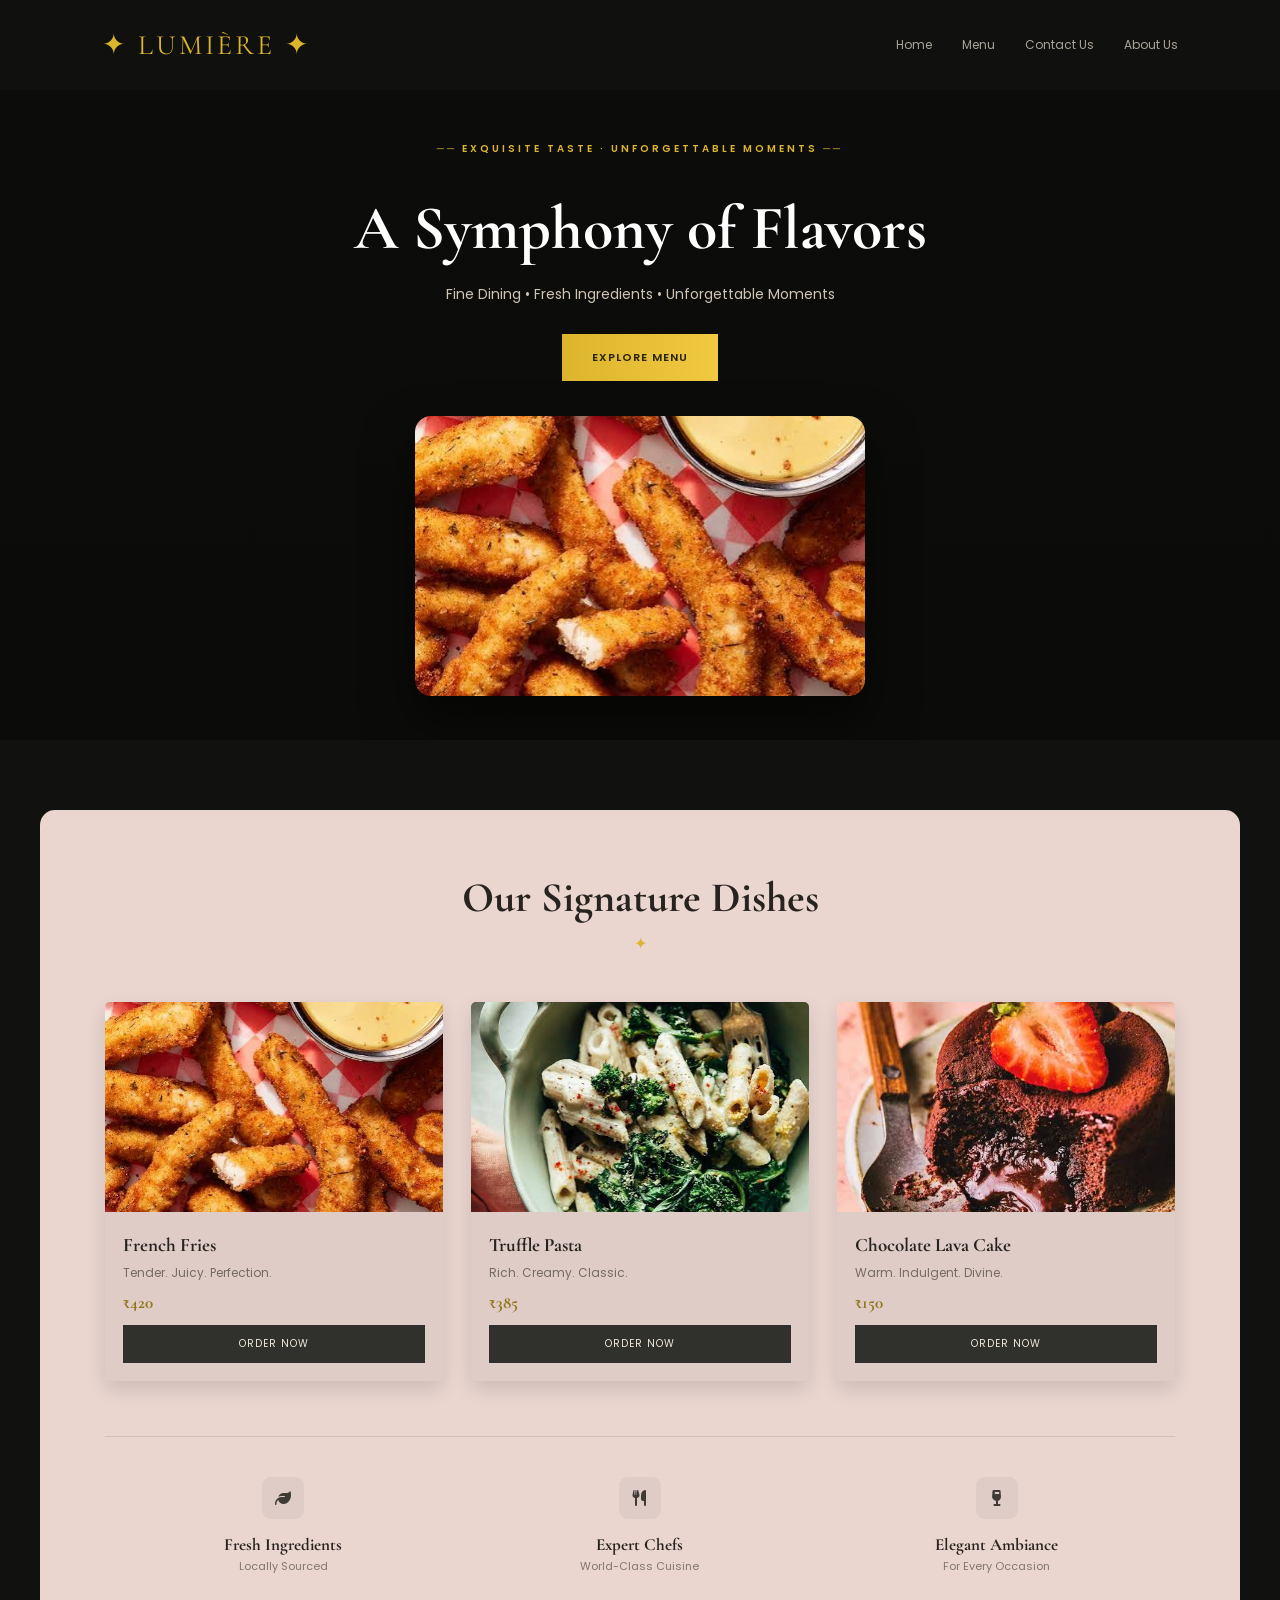
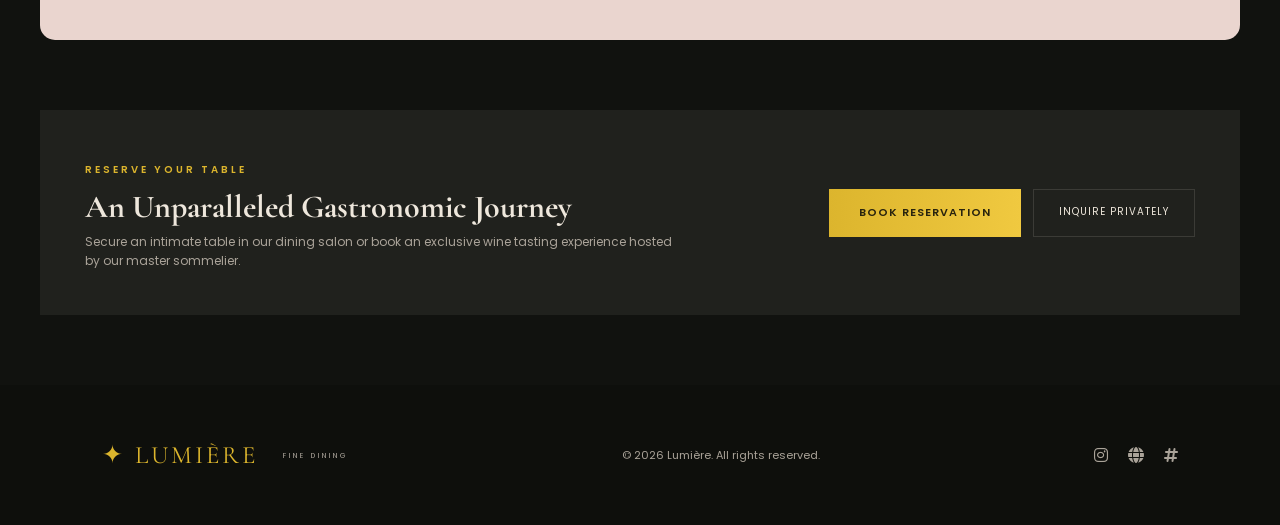
<file: index.html>
<!DOCTYPE html>
<html lang="en">

<head>
  <meta charset="UTF-8">
  <meta name="viewport" content="width=device-width, initial-scale=1.0">

  <title>Lumière | Fine Dining</title>

  <link rel="stylesheet" href="css/style.css">

  <!-- Google Fonts -->
  <link rel="preconnect" href="https://fonts.googleapis.com">
  <link rel="preconnect" href="https://fonts.gstatic.com" crossorigin>

  <link
    href="https://fonts.googleapis.com/css2?family=Cormorant+Garamond:wght@400;500;600;700&family=Poppins:wght@300;400;500;600;700&display=swap"
    rel="stylesheet">

  <!-- Font Awesome -->
  <link rel="stylesheet" href="https://cdnjs.cloudflare.com/ajax/libs/font-awesome/6.5.2/css/all.min.css">
</head>

<body>

  <!-- ================= HEADER ================= -->

  <header class="header">
    <div class="logo-box">

      <span class="logo"> ✦ LUMIÈRE ✦</span>
    </div>

    <nav>
      <a href="index.html">Home</a>
      <a href="menu.html">Menu</a>
      <a href="contact.html">Contact Us</a>
      <a href="about.html">About Us </a>

    </nav>


  </header>


  <!-- ================= HERO ================= -->

  <section class="hero">

    <div class="hero-overlay"></div>

    <div class="hero-content">

      <span class="eyebrow">
        ── EXQUISITE TASTE · UNFORGETTABLE MOMENTS ──
      </span>

      <h1>A Symphony of Flavors</h1>

      <p>
        Fine Dining • Fresh Ingredients • Unforgettable Moments
      </p>

      <a href="menu.html" class="gold-btn">
        EXPLORE MENU
      </a>

    </div>

    <div class="hero-food">
      <img src="images/ff.jpg" alt="Signature Steak">
    </div>

  </section>


  <!-- ================= SIGNATURE DISHES ================= -->

  <section class="signature-section">

    <div class="section-heading">

      <h2>Our Signature Dishes</h2>

      <span class="gold-symbol">✦</span>

    </div>


    <div class="signature-grid">

      <!-- CARD 1 -->

      <div class="dish-card">

        <img src="images/ff.jpg " alt="Wagyu Steak">

        <div class="dish-content">

          <h3>French Fries</h3>

          <p>Tender. Juicy. Perfection.</p>

          <strong>₹420</strong>

          <a href="menu.html" class="dark-btn">
            ORDER NOW </a>

        </div>

      </div>


      <!-- CARD 2 -->

      <div class="dish-card">

        <img src="images/paste.jpg" alt="Truffle Pasta">

        <div class="dish-content">

          <h3>Truffle Pasta</h3>

          <p>Rich. Creamy. Classic.</p>

          <strong>₹385</strong>

          <a href="menu.html" class="dark-btn">
            ORDER NOW
          </a>

        </div>

      </div>


      <!-- CARD 3 -->

      <div class="dish-card">

        <img src="images/choco lava cake.jpg" alt="Chocolate Lava Cake">

        <div class="dish-content">

          <h3>Chocolate Lava Cake</h3>

          <p>Warm. Indulgent. Divine.</p>

          <strong>₹150</strong>

          <a href="menu.html" class="dark-btn">
            ORDER NOW
          </a>

        </div>

      </div>

    </div>


    <!-- FEATURES -->

    <div class="features">

      <div class="feature">

        <div class="feature-icon">
          <i class="fa-solid fa-leaf"></i>
        </div>

        <h3>Fresh Ingredients</h3>
        <p>Locally Sourced</p>

      </div>


      <div class="feature">

        <div class="feature-icon">
          <i class="fa-solid fa-utensils"></i>
        </div>

        <h3>Expert Chefs</h3>
        <p>World-Class Cuisine</p>

      </div>


      <div class="feature">

        <div class="feature-icon">
          <i class="fa-solid fa-wine-glass"></i>
        </div>

        <h3>Elegant Ambiance</h3>
        <p>For Every Occasion</p>

      </div>

    </div>

  </section>


  <!-- ================= RESERVATION ================= -->

  <section class="reservation">

    <div>

      <span class="eyebrow">
        RESERVE YOUR TABLE
      </span>

      <h2>An Unparalleled Gastronomic Journey</h2>

      <p>
        Secure an intimate table in our dining salon or book an exclusive
        wine tasting experience hosted by our master sommelier.
      </p>

    </div>

    <div class="reservation-buttons">

      <a href="contact.html" class="gold-btn">
        BOOK RESERVATION
      </a>

      <a href="contact.html" class="outline-btn">
        INQUIRE PRIVATELY
      </a>

    </div>

  </section>


  <!-- ================= FOOTER ================= -->

  <footer class="footer">

    <div class="footer-logo">
      <span>✦ LUMIÈRE</span>
      <small>FINE DINING</small>
    </div>

    <p>
      © 2026 Lumière. All rights reserved.
    </p>

    <div class="footer-icons">
      <i class="fa-brands fa-instagram"></i>
      <i class="fa-solid fa-globe"></i>
      <i class="fa-solid fa-hashtag"></i>
    </div>

  </footer>

</body>

</html>
</file>
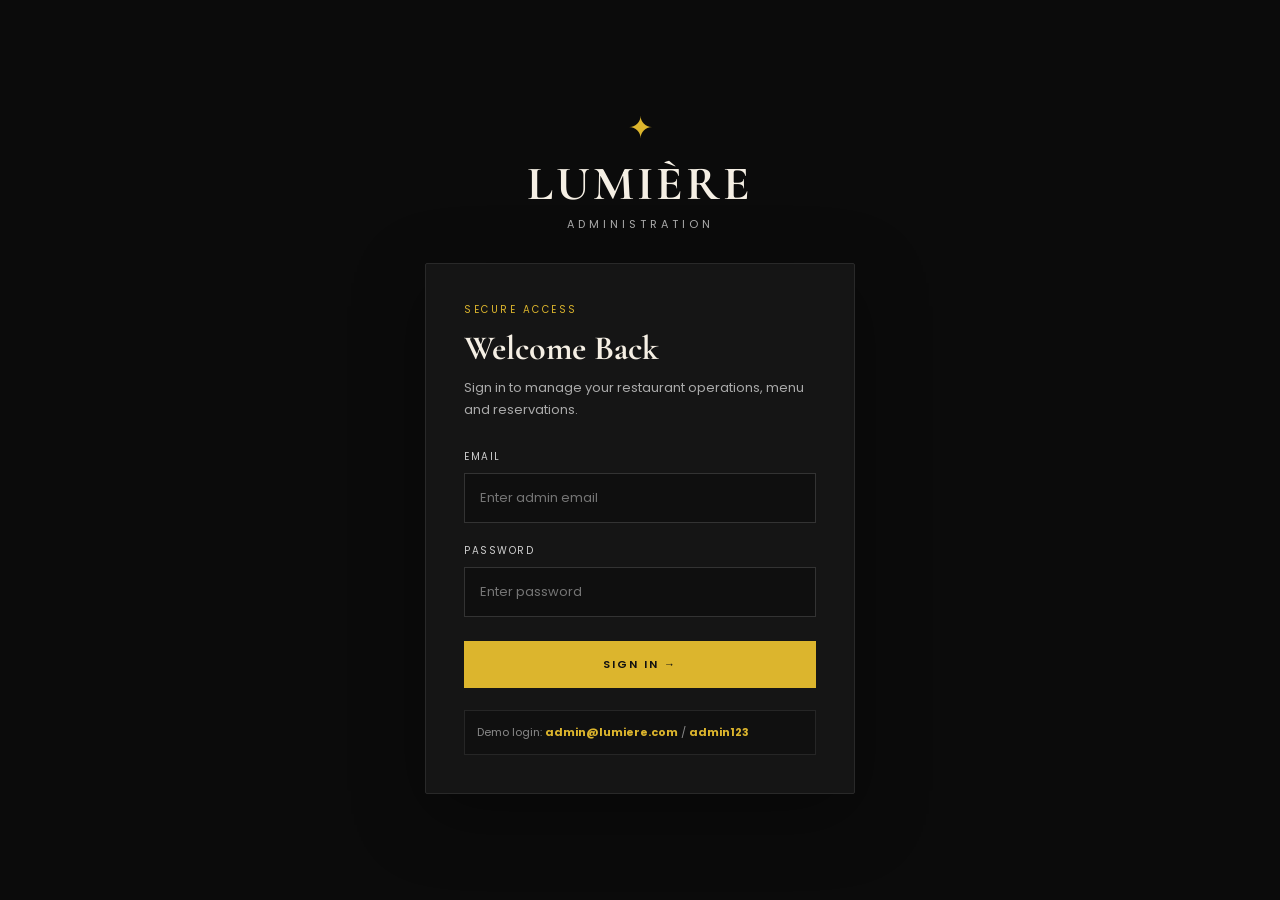
<file: admin/index.html>
<!DOCTYPE html>
<html lang="en">

<head>
  <meta charset="UTF-8">
  <meta name="viewport" content="width=device-width, initial-scale=1.0">

  <title>LUMIÈRE Admin | Sign In</title>

  <link rel="preconnect" href="https://fonts.googleapis.com">
  <link rel="preconnect" href="https://fonts.gstatic.com" crossorigin>

  <link
    href="https://fonts.googleapis.com/css2?family=Cormorant+Garamond:wght@500;600;700&family=Poppins:wght@300;400;500;600&display=swap"
    rel="stylesheet">

  <style>
    * {
      box-sizing: border-box;
      margin: 0;
      padding: 0;
    }

    body {
      min-height: 100vh;
      display: flex;
      align-items: center;
      justify-content: center;
      padding: 24px;
      background: #0b0b0b;
      color: #f5efe4;
      font-family: Poppins, sans-serif;
    }

    .login-wrap {
      width: 100%;
      max-width: 430px;
    }

    .brand {
      text-align: center;
      margin-bottom: 30px;
    }

    .brand-mark {
      display: block;
      font-size: 30px;
      color: #dcb52d;
      margin-bottom: 4px;
    }

    .brand h1 {
      font-family: "Cormorant Garamond", serif;
      font-size: 48px;
      letter-spacing: 3px;
    }

    .brand p {
      font-size: 11px;
      letter-spacing: 4px;
      color: #aaa;
      margin-top: 3px;
    }

    .card {
      background: #151515;
      border: 1px solid #292929;
      padding: 38px;
      border-radius: 2px;
      box-shadow: 0 20px 70px rgba(0, 0, 0, 0.35);
    }

    .eyebrow {
      display: block;
      font-size: 10px;
      letter-spacing: 2.5px;
      color: #dcb52d;
      margin-bottom: 10px;
    }

    h2 {
      font-family: "Cormorant Garamond", serif;
      font-size: 34px;
      margin-bottom: 8px;
    }

    .intro {
      color: #aaa;
      font-size: 13px;
      line-height: 1.7;
      margin-bottom: 28px;
    }

    label {
      display: block;
      font-size: 10px;
      letter-spacing: 1.5px;
      margin: 0 0 8px;
      color: #cfcfcf;
    }

    .field {
      margin-bottom: 20px;
    }

    input {
      width: 100%;
      padding: 14px 15px;
      background: #0f0f0f;
      border: 1px solid #333;
      color: #fff;
      outline: none;
      font: inherit;
      font-size: 13px;
    }

    input:focus {
      border-color: #dcb52d;
    }

    button {
      width: 100%;
      border: 0;
      padding: 15px;
      background: #dcb52d;
      color: #111;
      font: 600 11px Poppins, sans-serif;
      letter-spacing: 2px;
      cursor: pointer;
      margin-top: 4px;
    }

    button:hover {
      background: #f0c940;
    }

    .error {
      display: none;
      color: #e89b9b;
      font-size: 12px;
      margin-top: 15px;
      text-align: center;
    }

    .demo {
      margin-top: 22px;
      padding: 12px;
      background: #101010;
      border: 1px solid #262626;
      color: #888;
      font-size: 11px;
      line-height: 1.7;
    }

    .demo strong {
      color: #dcb52d;
    }

    @media (max-width: 480px) {
      .card {
        padding: 28px 22px;
      }

      .brand h1 {
        font-size: 40px;
      }
    }
  </style>
</head>

<body>

  <div class="login-wrap">

    <div class="brand">
      <span class="brand-mark">✦</span>

      <h1>LUMIÈRE</h1>

      <p>ADMINISTRATION</p>
    </div>

    <div class="card">

      <span class="eyebrow">SECURE ACCESS</span>

      <h2>Welcome Back</h2>

      <p class="intro">
        Sign in to manage your restaurant operations, menu and reservations.
      </p>

      <form id="loginForm">

        <div class="field">
          <label for="email">EMAIL</label>

          <input id="email" type="email" autocomplete="username" placeholder="Enter admin email" required>
        </div>

        <div class="field">
          <label for="password">PASSWORD</label>

          <input id="password" type="password" autocomplete="current-password" placeholder="Enter password" required>
        </div>

        <button type="submit">
          SIGN IN →
        </button>

        <p class="error" id="loginError">
          Invalid email or password.
        </p>

      </form>

      <div class="demo">
        Demo login:
        <strong>admin@lumiere.com</strong>
        /
        <strong>admin123</strong>
      </div>

    </div>

  </div>

  <script>

    const loginForm = document.getElementById("loginForm");
    const loginError = document.getElementById("loginError");

    if (sessionStorage.getItem("lumiereAdminLoggedIn") === "true") {
      window.location.replace("admin.html");
    }

    loginForm.addEventListener("submit", function (event) {

      event.preventDefault();

      const email =
        document.getElementById("email").value.trim().toLowerCase();

      const password =
        document.getElementById("password").value;

      if (
        email === "admin@lumiere.com" &&
        password === "admin123"
      ) {

        sessionStorage.setItem(
          "lumiereAdminLoggedIn",
          "true"
        );

        window.location.replace("admin.html");

      } else {

        loginError.style.display = "block";

      }

    });

  </script>

</body>

</html>
</file>
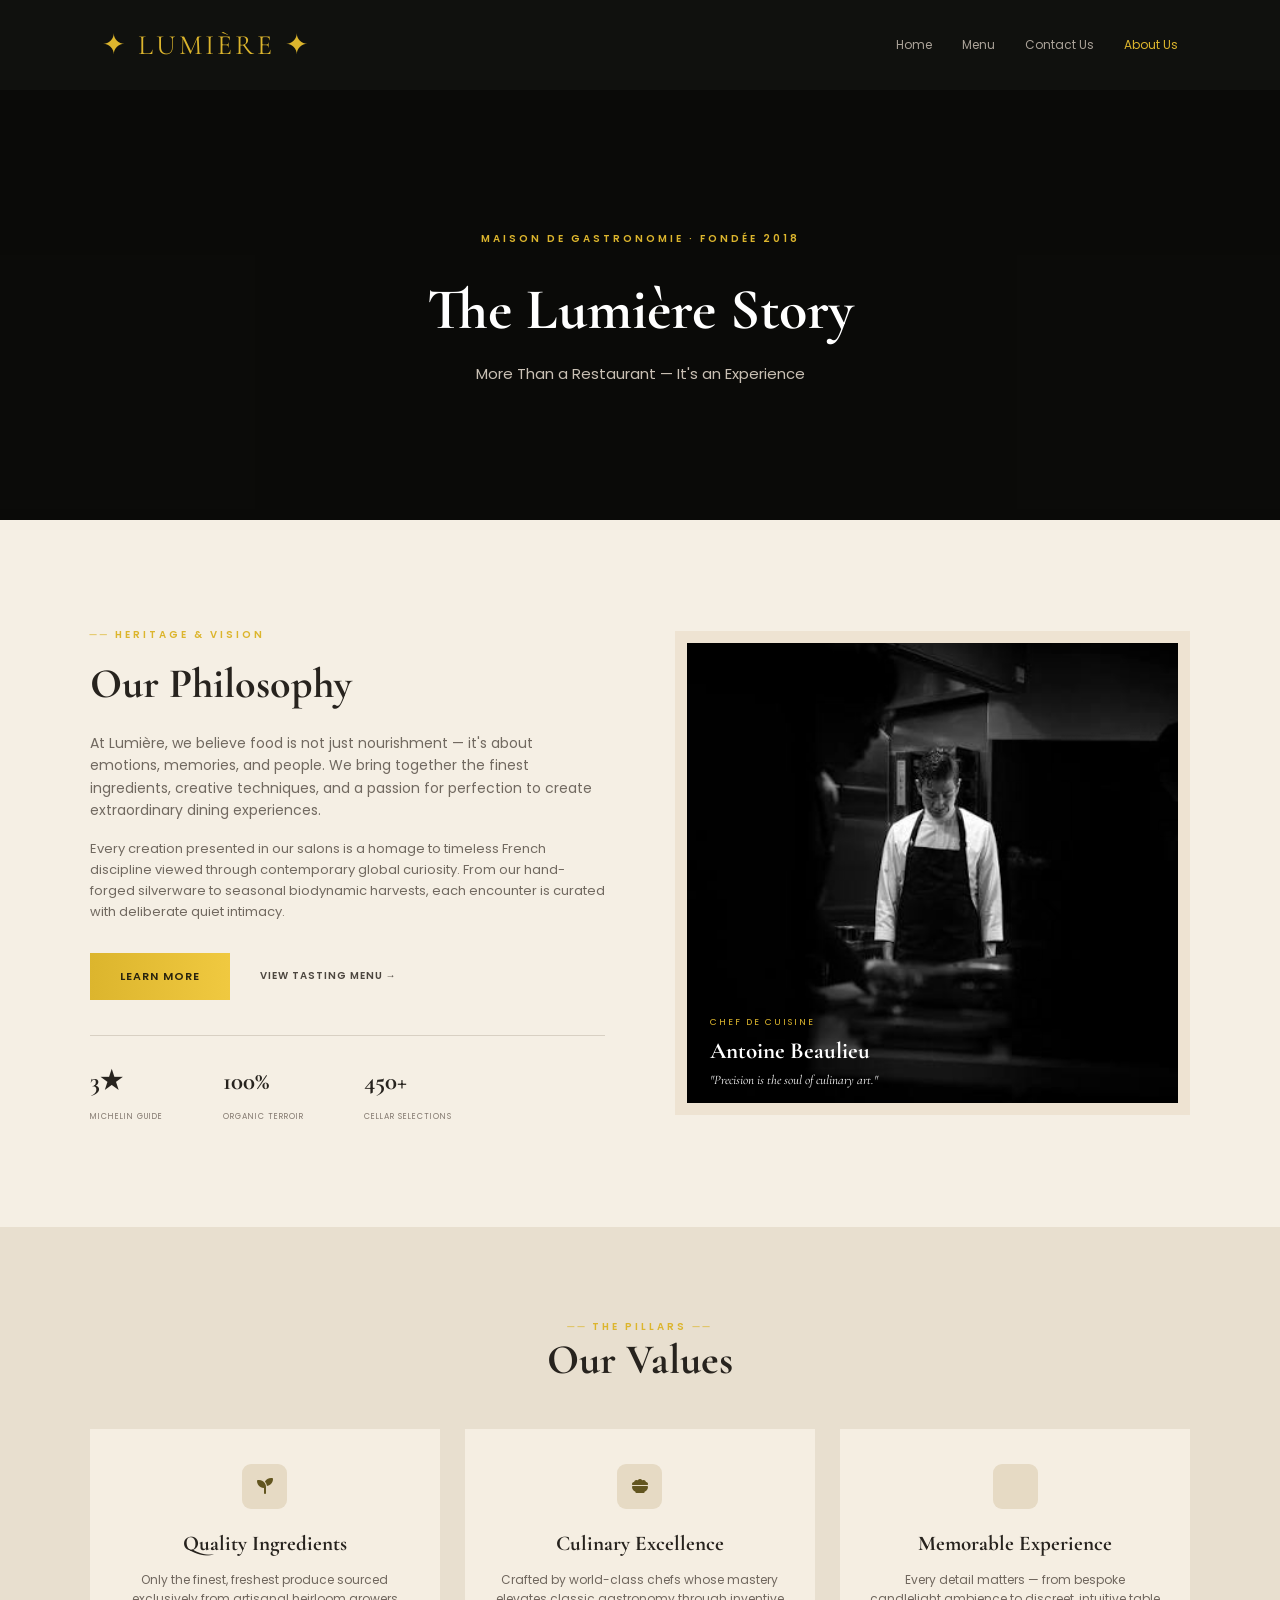
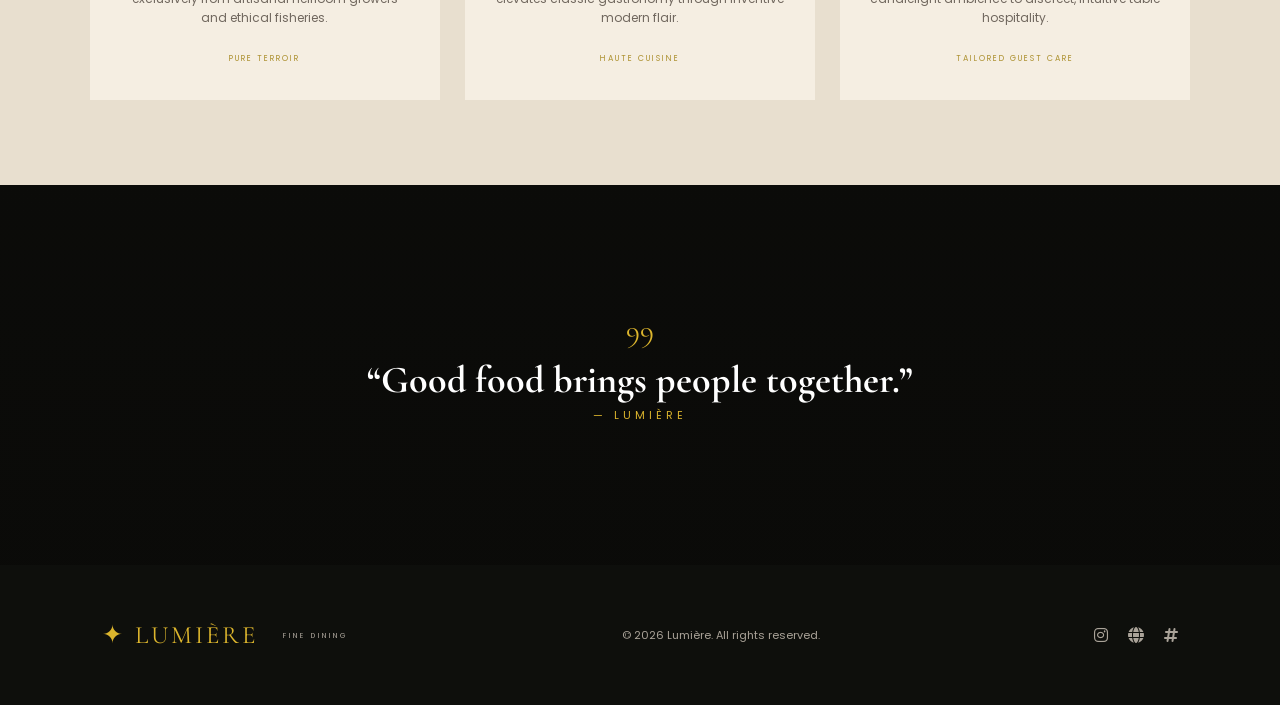
<file: about.html>
<!DOCTYPE html>
<html lang="en">

<head>

    <meta charset="UTF-8">
    <meta name="viewport" content="width=device-width, initial-scale=1.0">

    <title>About Us | Lumière</title>

    <link rel="stylesheet" href="css/style.css">

    <link rel="preconnect" href="https://fonts.googleapis.com">
    <link rel="preconnect" href="https://fonts.gstatic.com" crossorigin>

    <link href="https://fonts.googleapis.com/css2?family=Cormorant+Garamond:wght@400;500;600;700&family=Poppins:wght@300;400;500;600;700&display=swap" rel="stylesheet">

    <link rel="stylesheet"
          href="https://cdnjs.cloudflare.com/ajax/libs/font-awesome/6.5.2/css/all.min.css">

</head>

<body>


<!-- HEADER -->

<header class="header">

    <div class="logo-box">

      <span class="logo"> ✦ LUMIÈRE ✦</span>

    </div>


    <nav>

        <a href="index.html">Home</a>
        <a href="menu.html">Menu</a>
        <a href="contact.html">Contact Us</a>
        <a href="about.html" class="active">About Us</a>

        

    </nav>
</header>


<!-- ABOUT HERO -->

<section class="inner-hero about-hero">

    <div class="inner-overlay"></div>

    <div class="inner-content">

        <span class="eyebrow">
            MAISON DE GASTRONOMIE · FONDÉE 2018
        </span>

        <h1>The Lumière Story</h1>

        <p>
            More Than a Restaurant — It's an Experience
        </p>

    </div>

</section>


<!-- PHILOSOPHY -->

<section class="philosophy">

    <div class="philosophy-text">

        <span class="eyebrow">
            ── HERITAGE & VISION
        </span>

        <h2>Our Philosophy</h2>

        <p class="large-text">
            At Lumière, we believe food is not just nourishment — it's about
            emotions, memories, and people. We bring together the finest
            ingredients, creative techniques, and a passion for perfection
            to create extraordinary dining experiences.
        </p>

        <p>
            Every creation presented in our salons is a homage to timeless
            French discipline viewed through contemporary global curiosity.
            From our hand-forged silverware to seasonal biodynamic harvests,
            each encounter is curated with deliberate quiet intimacy.
        </p>

        <div class="philosophy-buttons">

            <a href="menu.html" class="gold-btn">
                LEARN MORE
            </a>

            <a href="menu.html" class="text-btn">
                VIEW TASTING MENU →
            </a>

        </div>


        <div class="stats">

            <div>
                <strong>3★</strong>
                <span>MICHELIN GUIDE</span>
            </div>

            <div>
                <strong>100%</strong>
                <span>ORGANIC TERROIR</span>
            </div>

            <div>
                <strong>450+</strong>
                <span>CELLAR SELECTIONS</span>
            </div>

        </div>

    </div>


    <div class="chef-image">

        <img src="images/chef.jpg" alt="Lumière Chef">

        <div class="chef-caption">

            <span>CHEF DE CUISINE</span>

            <h3>Antoine Beaulieu</h3>

            <p>
                "Precision is the soul of culinary art."
            </p>

        </div>

    </div>

</section>


<!-- VALUES -->

<section class="values-section">

    <div class="section-heading">

        <span class="eyebrow">
            ── THE PILLARS ──
        </span>

        <h2>Our Values</h2>

    </div>


    <div class="values-grid">

        <div class="value-card">

            <div class="value-icon">
                <i class="fa-solid fa-seedling"></i>
            </div>

            <h3>Quality Ingredients</h3>

            <p>
                Only the finest, freshest produce sourced exclusively from
                artisanal heirloom growers and ethical fisheries.
            </p>

            <span>PURE TERROIR</span>

        </div>


        <div class="value-card">

            <div class="value-icon">
                <i class="fa-solid fa-bowl-food"></i>
            </div>

            <h3>Culinary Excellence</h3>

            <p>
                Crafted by world-class chefs whose mastery elevates classic
                gastronomy through inventive modern flair.
            </p>

            <span>HAUTE CUISINE</span>

        </div>


        <div class="value-card">

            <div class="value-icon">
                <i class="fa-solid fa-cloche"></i>
            </div>

            <h3>Memorable Experience</h3>

            <p>
                Every detail matters — from bespoke candlelight ambience
                to discreet, intuitive table hospitality.
            </p>

            <span>TAILORED GUEST CARE</span>

        </div>

    </div>

</section>


<!-- QUOTE -->

<section class="quote-section">

    <span>99</span>

    <h2>
        “Good food brings people together.”
    </h2>

    <p>— LUMIÈRE</p>

    
</section>


<!-- FOOTER -->

<footer class="footer">

    <div class="footer-logo">
        <span>✦ LUMIÈRE</span>
        <small>FINE DINING</small>
    </div>

    <p>
        © 2026 Lumière. All rights reserved.
    </p>

    <div class="footer-icons">
        <i class="fa-brands fa-instagram"></i>
        <i class="fa-solid fa-globe"></i>
        <i class="fa-solid fa-hashtag"></i>
    </div>

</footer>

</body>
</html>
</file>
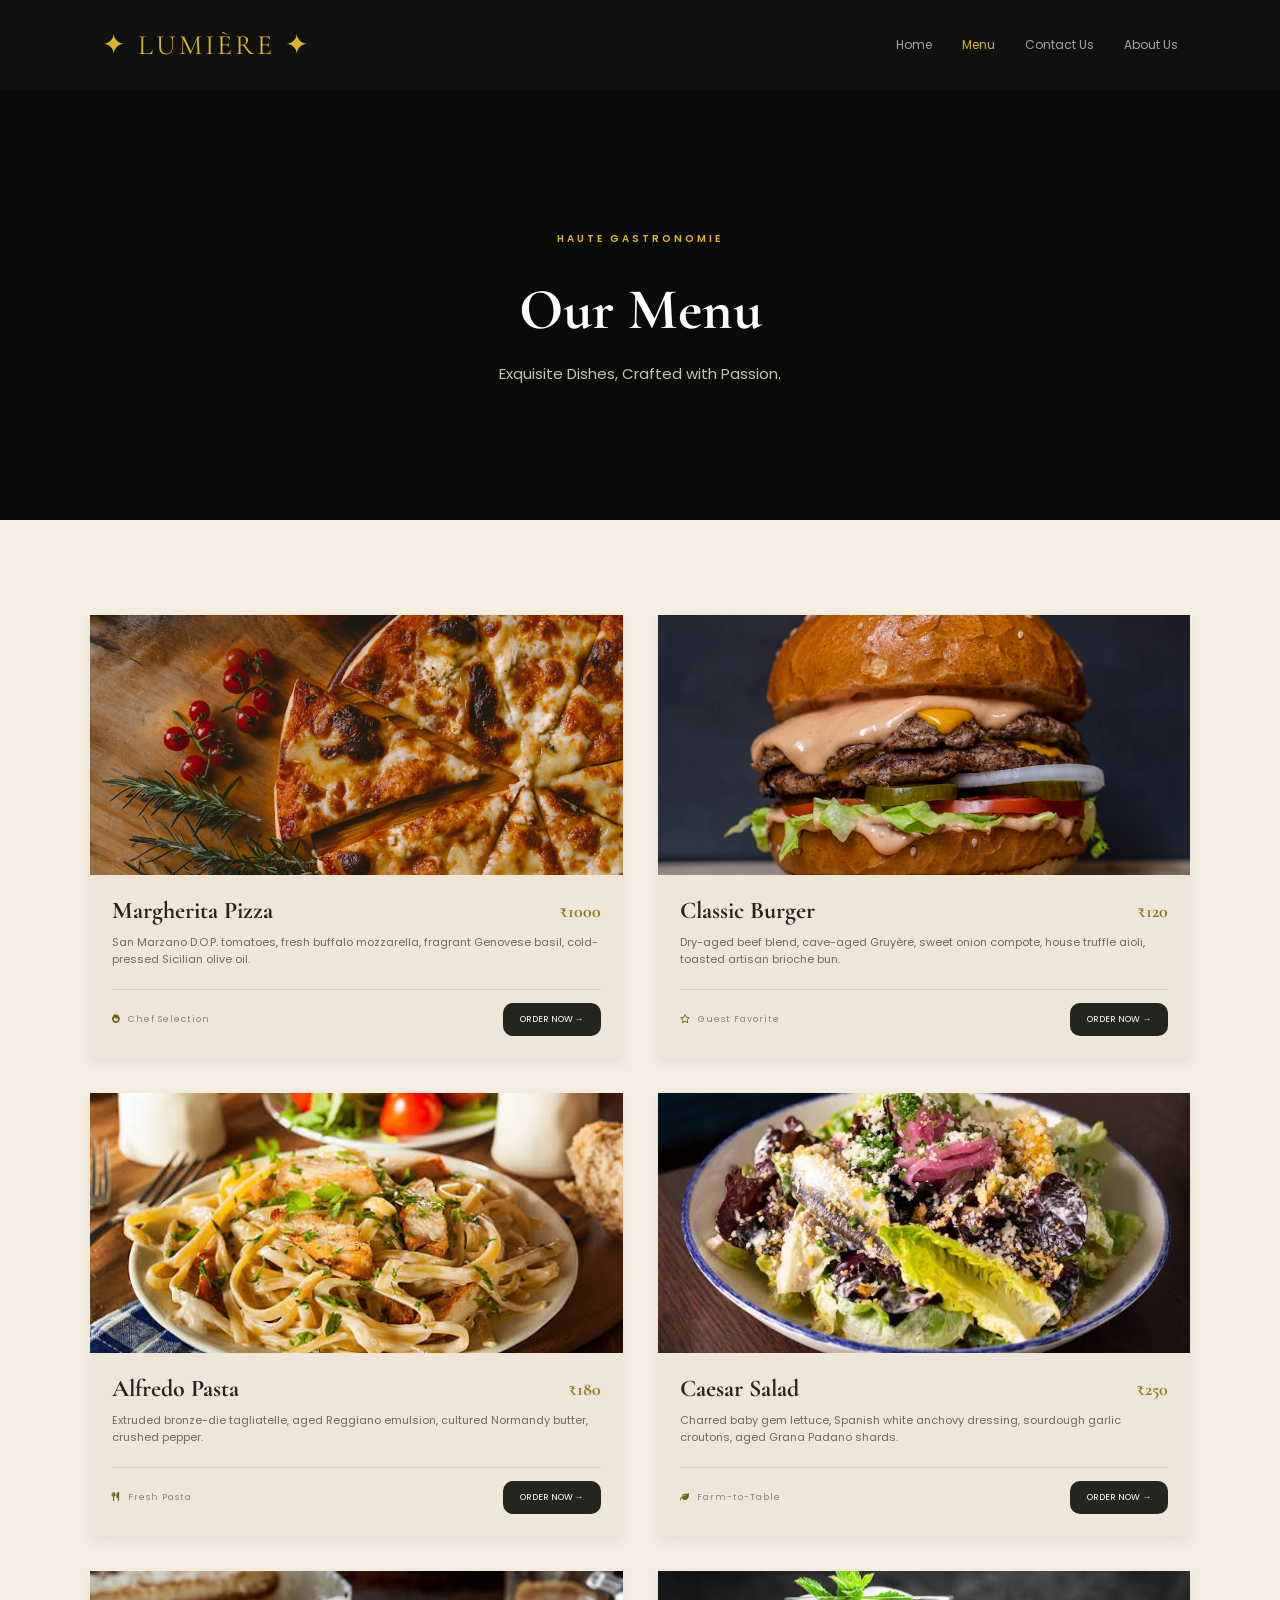
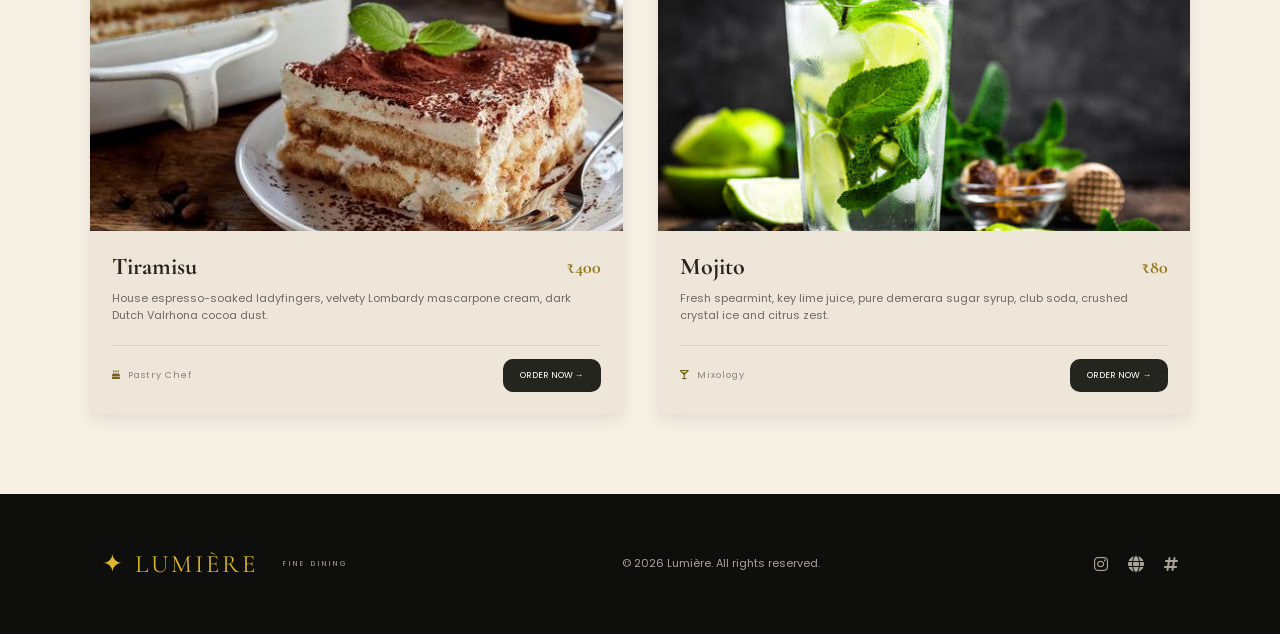
<file: menu.html>
<!DOCTYPE html>
<html lang="en">

<head>

  <meta charset="UTF-8">
  <meta name="viewport" content="width=device-width, initial-scale=1.0">

  <title>Our Menu | Lumière</title>

  <link rel="stylesheet" href="css/style.css">

  <link rel="preconnect" href="https://fonts.googleapis.com">
  <link rel="preconnect" href="https://fonts.gstatic.com" crossorigin>

  <link
    href="https://fonts.googleapis.com/css2?family=Cormorant+Garamond:wght@400;500;600;700&family=Poppins:wght@300;400;500;600;700&display=swap"
    rel="stylesheet">

  <link rel="stylesheet" href="https://cdnjs.cloudflare.com/ajax/libs/font-awesome/6.5.2/css/all.min.css">

</head>

<body>


  <!-- HEADER -->

  <header class="header">

    <div class="logo-box">

      <span class="logo"> ✦ LUMIÈRE ✦</span>

    </div>


    <nav>

      <a href="index.html">Home</a>
      <a href="menu.html" class="active">Menu</a>
      <a href="contact.html">Contact Us</a>
      <a href="about.html">About Us </a>
      

    </nav>
  </header>


  <!-- MENU HERO -->

  <section class="inner-hero menu-hero">

    <div class="inner-overlay"></div>

    <div class="inner-content">

      <span class="eyebrow">
        HAUTE GASTRONOMIE
      </span>

      <h1>Our Menu</h1>

      <p>
        Exquisite Dishes, Crafted with Passion.
      </p>

    </div>

  </section>


  <!-- MENU -->

  <section class="menu-section">


    <!-- CATEGORY BUTTONS -->

    <div class="categories">

      

    </div>


    <div class="menu-grid">


      <!-- PIZZA -->

      <div class="menu-card">

        <img src="images/pizza.jpg" alt="Margherita Pizza">

        <div class="menu-info">

          <div class="menu-title">

            <h2>Margherita Pizza</h2>

            <strong>₹1000</strong>

          </div>

          <p>
            San Marzano D.O.P. tomatoes, fresh buffalo mozzarella,
            fragrant Genovese basil, cold-pressed Sicilian olive oil.
          </p>

          <div class="menu-bottom">

            <span>
              <i class="fa-solid fa-fire"></i>
              Chef Selection
            </span>

            <button>
              ORDER NOW →
            </button>

          </div>

        </div>

      </div>


      <!-- BURGER -->

      <div class="menu-card">

        <img src="images/burger.jpg" alt="Classic Burger">

        <div class="menu-info">

          <div class="menu-title">

            <h2>Classic Burger</h2>

            <strong>₹120</strong>

          </div>

          <p>
            Dry-aged beef blend, cave-aged Gruyère, sweet onion
            compote, house truffle aioli, toasted artisan brioche bun.
          </p>

          <div class="menu-bottom">

            <span>
              <i class="fa-regular fa-star"></i>
              Guest Favorite
            </span>

            <button>
              ORDER NOW →
            </button>

          </div>

        </div>

      </div>


      <!-- ALFREDO -->

      <div class="menu-card">

        <img src="images/alfredo.jpg" alt="Alfredo Pasta">

        <div class="menu-info">

          <div class="menu-title">

            <h2>Alfredo Pasta</h2>

            <strong>₹180</strong>

          </div>

          <p>
            Extruded bronze-die tagliatelle, aged Reggiano emulsion,
            cultured Normandy butter, crushed pepper.
          </p>

          <div class="menu-bottom">

            <span>
              <i class="fa-solid fa-utensils"></i>
              Fresh Pasta
            </span>

            <button>
              ORDER NOW →
            </button>

          </div>

        </div>

      </div>


      <!-- SALAD -->

      <div class="menu-card">

        <img src="images/salad.jpg" alt="Caesar Salad">

        <div class="menu-info">

          <div class="menu-title">

            <h2>Caesar Salad</h2>

            <strong>₹250</strong>

          </div>

          <p>
            Charred baby gem lettuce, Spanish white anchovy dressing,
            sourdough garlic croutons, aged Grana Padano shards.
          </p>

          <div class="menu-bottom">

            <span>
              <i class="fa-solid fa-leaf"></i>
              Farm-to-Table
            </span>

            <button>
              ORDER NOW →
            </button>

          </div>

        </div>

      </div>


      <!-- TIRAMISU -->

      <div class="menu-card">

        <img src="images/tiramisu.jpg" alt="Tiramisu">

        <div class="menu-info">

          <div class="menu-title">

            <h2>Tiramisu</h2>

            <strong>₹400</strong>

          </div>

          <p>
            House espresso-soaked ladyfingers, velvety Lombardy
            mascarpone cream, dark Dutch Valrhona cocoa dust.
          </p>

          <div class="menu-bottom">

            <span>
              <i class="fa-solid fa-cake-candles"></i>
              Pastry Chef
            </span>

            <button>
              ORDER NOW →
            </button>

          </div>

        </div>

      </div>


      <!-- MOJITO -->

      <div class="menu-card">

        <img src="images/mojito.jpg" alt="Mojito">

        <div class="menu-info">

          <div class="menu-title">

            <h2>Mojito</h2>

            <strong>₹80</strong>

          </div>

          <p>
            Fresh spearmint, key lime juice, pure demerara sugar
            syrup, club soda, crushed crystal ice and citrus zest.
          </p>

          <div class="menu-bottom">

            <span>
              <i class="fa-solid fa-martini-glass"></i>
              Mixology
            </span>

            <button>
              ORDER NOW →
            </button>

          </div>

        </div>

      </div>

    </div>


    
  </section>


  <!-- FOOTER -->

  <footer class="footer">

    <div class="footer-logo">
      <span>✦ LUMIÈRE</span>
      <small>FINE DINING</small>
    </div>

    <p>
      © 2026 Lumière. All rights reserved.
    </p>

    <div class="footer-icons">
      <i class="fa-brands fa-instagram"></i>
      <i class="fa-solid fa-globe"></i>
      <i class="fa-solid fa-hashtag"></i>
    </div>

  </footer>

</body>

</html>
</file>
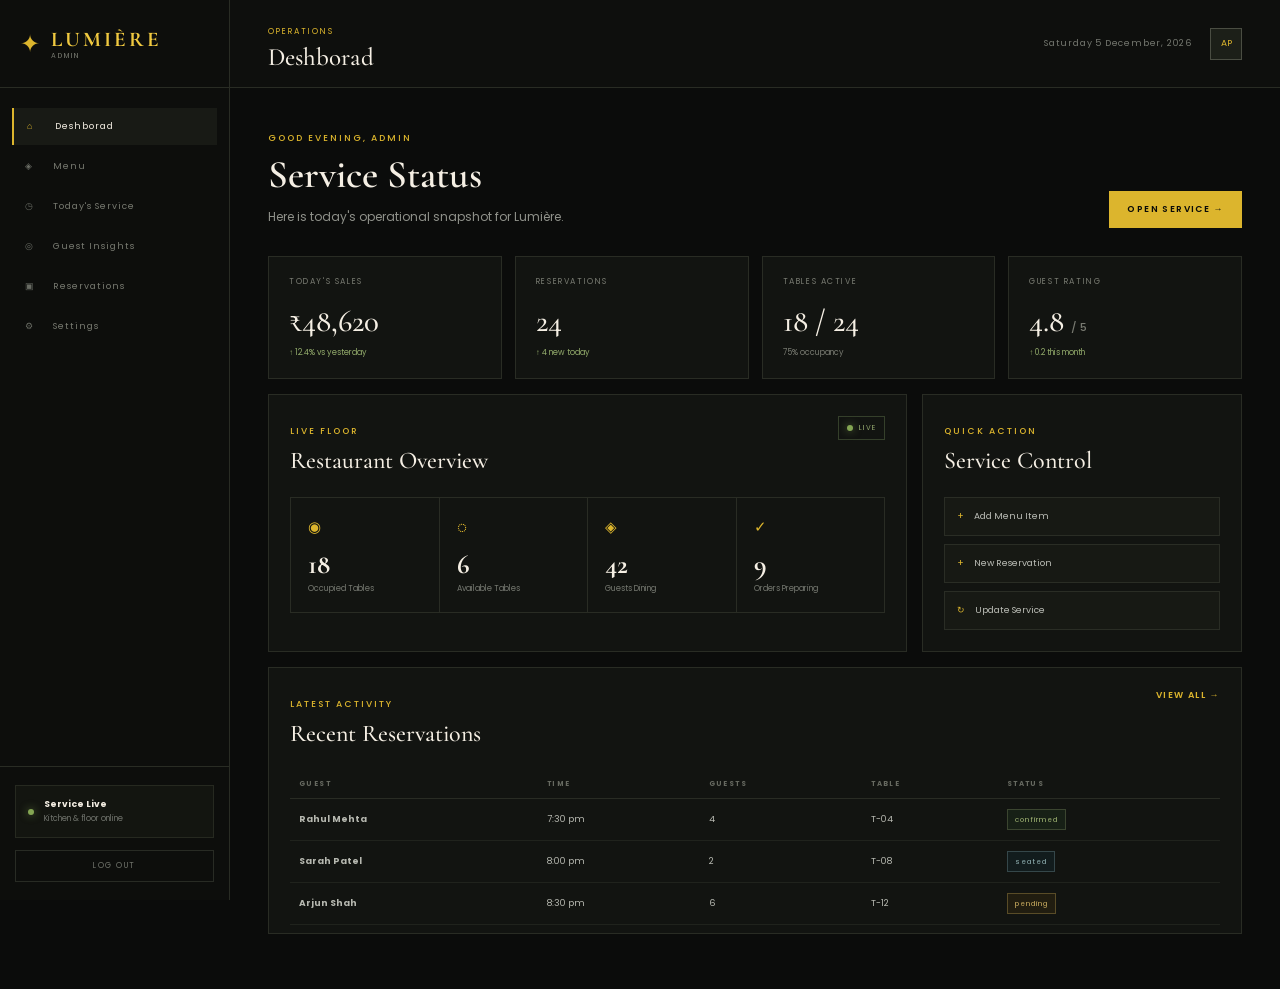
<file: admin/admin.html>
<!DOCTYPE html>
<html lang="en">
<head>
  <meta charset="UTF-8">
  <meta name="viewport" content="width=device-width, initial-scale=1.0">
  <title>LUMIÈRE Admin</title>
  <link rel="preconnect" href="https://fonts.googleapis.com">
  <link rel="preconnect" href="https://fonts.gstatic.com" crossorigin>
  <link href="https://fonts.googleapis.com/css2?family=Cormorant+Garamond:wght@500;600;700&family=Poppins:wght@300;400;500;600&display=swap" rel="stylesheet">
  <link rel="stylesheet" href="admin.css">
</head>
<body class="admin-page">
  <div class="app-shell">

    <aside class="sidebar" id="sidebar">
      <div class="sidebar-top">
        <a class="sidebar-brand" href="#dashboard">
          <span class="brand-mark">✦</span>
          <span>
            <strong>LUMIÈRE</strong>
            <small>ADMIN</small>
          </span>
        </a>
        <button class="mobile-close" id="closeSidebar" aria-label="Close menu">×</button>
      </div>

      <nav class="side-nav">
        <button class="nav-item active" data-view="dashboard">
          <span>⌂</span><span>Deshborad</span>
        </button>
        <button class="nav-item" data-view="menu">
          <span>◈</span><span> Menu</span>
        </button>
        <button class="nav-item" data-view="service">
          <span>◷</span><span>Today's Service</span>
        </button>
        <button class="nav-item" data-view="guests">
          <span>◎</span><span>Guest Insights</span>
        </button>
        <button class="nav-item" data-view="reservations">
          <span>▣</span><span>Reservations</span>
        </button>
        <button class="nav-item" data-view="settings">
          <span>⚙</span><span>Settings</span>
        </button>
      </nav>

      <div class="sidebar-bottom">
        <div class="service-mini">
          <span class="status-dot"></span>
          <div>
            <strong>Service Live</strong>
            <small>Kitchen & floor online</small>
          </div>
        </div>
        <button id="logoutButton" class="logout-button">LOG OUT</button>
      </div>
    </aside>

    <div class="mobile-overlay" id="mobileOverlay"></div>

    <main class="main-content">
      <header class="topbar">
        <div class="topbar-left">
          <button class="mobile-menu" id="openSidebar">☰</button>
          <div>
            <span class="top-kicker" id="pageKicker">OPERATIONS</span>
            <h2 id="pageTitle">Deshborad</h2>
          </div>
        </div>
        <div class="topbar-right">
          <div class="date-display" id="todayDate"></div>
          <div class="avatar">AP</div>
        </div>
      </header>

      <section class="page-view active" id="dashboardView">
        <div class="welcome-row">
          <div>
            <span class="eyebrow">GOOD EVENING, ADMIN</span>
            <h1>Service Status</h1>
            <p>Here is today's operational snapshot for Lumière.</p>
          </div>
          <button class="gold-button" data-view-link="service">OPEN SERVICE →</button>
        </div>

        <div class="metric-grid">
          <article class="metric-card">
            <span class="metric-label">TODAY'S SALES</span>
            <strong>₹48,620</strong>
            <span class="metric-change positive">↑ 12.4% vs yesterday</span>
          </article>
          <article class="metric-card">
            <span class="metric-label">RESERVATIONS</span>
            <strong id="reservationMetric">24</strong>
            <span class="metric-change positive">↑ 4 new today</span>
          </article>
          <article class="metric-card">
            <span class="metric-label">TABLES ACTIVE</span>
            <strong>18 / 24</strong>
            <span class="metric-change neutral">75% occupancy</span>
          </article>
          <article class="metric-card">
            <span class="metric-label">GUEST RATING</span>
            <strong>4.8 <small>/ 5</small></strong>
            <span class="metric-change positive">↑ 0.2 this month</span>
          </article>
        </div>

        <div class="dashboard-grid">
          <section class="panel wide-panel">
            <div class="panel-head">
              <div>
                <span class="eyebrow">LIVE FLOOR</span>
                <h3>Restaurant Overview</h3>
              </div>
              <span class="live-pill"><span class="status-dot"></span> LIVE</span>
            </div>
            <div class="floor-grid">
              <div class="floor-stat">
                <span class="floor-icon">◉</span>
                <strong>18</strong>
                <small>Occupied Tables</small>
              </div>
              <div class="floor-stat">
                <span class="floor-icon">◌</span>
                <strong>6</strong>
                <small>Available Tables</small>
              </div>
              <div class="floor-stat">
                <span class="floor-icon">◈</span>
                <strong>42</strong>
                <small>Guests Dining</small>
              </div>
              <div class="floor-stat">
                <span class="floor-icon">✓</span>
                <strong>9</strong>
                <small>Orders Preparing</small>
              </div>
            </div>
          </section>

          <section class="panel">
            <div class="panel-head">
              <div>
                <span class="eyebrow">QUICK ACTION</span>
                <h3>Service Control</h3>
              </div>
            </div>
            <div class="quick-actions">
              <button class="quick-button" data-view-link="menu"><span>+</span> Add Menu Item</button>
              <button class="quick-button" data-view-link="reservations"><span>+</span> New Reservation</button>
              <button class="quick-button" data-view-link="service"><span>↻</span> Update Service</button>
            </div>
          </section>
        </div>

        <section class="panel recent-panel">
          <div class="panel-head">
            <div>
              <span class="eyebrow">LATEST ACTIVITY</span>
              <h3>Recent Reservations</h3>
            </div>
            <button class="text-button" data-view-link="reservations">VIEW ALL →</button>
          </div>
          <div class="table-wrap">
            <table>
              <thead>
                <tr><th>GUEST</th><th>TIME</th><th>GUESTS</th><th>TABLE</th><th>STATUS</th></tr>
              </thead>
              <tbody id="recentReservations"></tbody>
            </table>
          </div>
        </section>
      </section>

      <section class="page-view" id="menuView">
        <div class="section-intro">
          <div>
            <span class="eyebrow">CURATED FOR THE SEASON</span>
            <h1>Seasonal Menu</h1>
            <p>Manage dishes, pricing, availability and chef selections.</p>
          </div>
          <button class="gold-button" id="addMenuButton">+ ADD DISH</button>
        </div>

        <div class="filter-row">
          <button class="filter active" data-filter="all">ALL</button>
          <button class="filter" data-filter="signature">SIGNATURE</button>
          <button class="filter" data-filter="main">MAIN COURSE</button>
          <button class="filter" data-filter="dessert">DESSERT</button>
          <button class="filter" data-filter="drink">DRINKS</button>
        </div>

        <div class="menu-admin-grid" id="menuAdminGrid"></div>
      </section>

      <section class="page-view" id="serviceView">
        <div class="section-intro">
          <div>
            <span class="eyebrow">DINING ROOM · LIVE</span>
            <h1>Today's Service</h1>
            <p>Monitor reservations, tables and kitchen activity.</p>
          </div>
          <button class="gold-button" id="toggleServiceButton">PAUSE SERVICE</button>
        </div>

        <div class="service-layout">
          <section class="panel">
            <div class="panel-head">
              <div><span class="eyebrow">TABLE STATUS</span><h3>Floor Plan</h3></div>
              <span class="live-pill"><span class="status-dot"></span><span id="serviceState">OPEN</span></span>
            </div>
            <div class="tables-grid" id="tablesGrid"></div>
          </section>

          <section class="panel">
            <div class="panel-head">
              <div><span class="eyebrow">TONIGHT</span><h3>Upcoming Service</h3></div>
              <button class="text-button" data-view-link="reservations">MANAGE →</button>
            </div>
            <div class="service-list" id="serviceList"></div>
          </section>
        </div>
      </section>

      <section class="page-view" id="guestsView">
        <div class="section-intro">
          <div>
            <span class="eyebrow">CRM · ANALYTICS</span>
            <h1>Guest Insights</h1>
            <p>Understand guest behaviour, satisfaction and dining patterns.</p>
          </div>
          <select class="dark-select" id="insightPeriod">
            <option>Last 30 days</option>
            <option>Last 90 days</option>
            <option>This year</option>
          </select>
        </div>

        <div class="insight-grid">
          <article class="big-score panel">
            <span class="eyebrow">GUEST SATISFACTION</span>
            <div class="score-row"><strong>94.8</strong><span>/100</span></div>
            <div class="score-bar"><span style="width:94.8%"></span></div>
            <p>Based on 382 verified guest responses.</p>
          </article>
          <article class="panel">
            <span class="eyebrow">RETURNING GUESTS</span>
            <strong class="large-number">68%</strong>
            <p class="muted">Guests who have dined with us more than once.</p>
          </article>
          <article class="panel">
            <span class="eyebrow">AVG. SPEND</span>
            <strong class="large-number">₹2,480</strong>
            <p class="muted">Per table, excluding private events.</p>
          </article>
        </div>

        <section class="panel chart-panel">
          <div class="panel-head">
            <div><span class="eyebrow">MONTHLY TREND</span><h3>Guest Satisfaction</h3></div>
          </div>
          <div class="bar-chart" id="guestChart"></div>
        </section>

        <div class="insight-columns">
          <section class="panel">
            <div class="panel-head"><div><span class="eyebrow">TOP GUESTS</span><h3>Loyalty Snapshot</h3></div></div>
            <div class="guest-list">
              <div><span class="rank">01</span><div><strong>Rahul Mehta</strong><small>12 visits · ₹34,800</small></div><b>VIP</b></div>
              <div><span class="rank">02</span><div><strong>Sarah Patel</strong><small>9 visits · ₹27,420</small></div><b>VIP</b></div>
              <div><span class="rank">03</span><div><strong>Arjun Shah</strong><small>8 visits · ₹22,100</small></div><b>REGULAR</b></div>
            </div>
          </section>
          <section class="panel">
            <div class="panel-head"><div><span class="eyebrow">MOST ORDERED</span><h3>Guest Favourites</h3></div></div>
            <div class="favorite-list">
              <div><span>Truffle Pasta</span><b>86 orders</b></div>
              <div><span>Classic Burger</span><b>72 orders</b></div>
              <div><span>Tiramisu</span><b>64 orders</b></div>
              <div><span>Mojito</span><b>58 orders</b></div>
            </div>
          </section>
        </div>
      </section>

      <section class="page-view" id="reservationsView">
        <div class="section-intro">
          <div>
            <span class="eyebrow">GUEST BOOKING</span>
            <h1>Reservations</h1>
            <p>Manage today's bookings and table assignments.</p>
          </div>
          <button class="gold-button" id="addReservationButton">+ NEW RESERVATION</button>
        </div>

        <section class="panel">
          <div class="reservation-toolbar">
            <input id="reservationSearch" class="search-input" type="search" placeholder="Search guest name...">
            <select id="reservationFilter" class="dark-select">
              <option value="all">All Status</option>
              <option value="confirmed">Confirmed</option>
              <option value="pending">Pending</option>
              <option value="seated">Seated</option>
            </select>
          </div>
          <div class="table-wrap">
            <table>
              <thead><tr><th>GUEST</th><th>DATE</th><th>TIME</th><th>GUESTS</th><th>TABLE</th><th>STATUS</th><th>ACTION</th></tr></thead>
              <tbody id="reservationTable"></tbody>
            </table>
          </div>
        </section>
      </section>

      <section class="page-view" id="settingsView">
        <div class="section-intro">
          <div>
            <span class="eyebrow">ADMINISTRATION</span>
            <h1>Settings</h1>
            <p>Update basic restaurant and admin preferences.</p>
          </div>
        </div>

        <div class="settings-grid">
          <section class="panel settings-card">
            <span class="eyebrow">RESTAURANT PROFILE</span>
            <h3>Lumière Fine Dining</h3>
            <label>Restaurant Name</label>
            <input value="Lumière">
            <label>Phone</label>
            <input value="+91 (833) 123-4567">
            <label>Email</label>
            <input value="hello@lumiererestaurant.com">
            <label>Address</label>
            <textarea>Food Street, India, 10001</textarea>
            <button class="gold-button" id="saveSettings">SAVE CHANGES</button>
            <p id="settingsSaved" class="success-message"></p>
          </section>

          <section class="panel settings-card">
            <span class="eyebrow">ACCOUNT</span>
            <h3>Admin Access</h3>
            <div class="account-box">
              <div class="avatar large">AP</div>
              <div><strong>Administrator</strong><small>admin@lumiere.com</small></div>
            </div>
            <label>Current Password</label>
            <input type="password" placeholder="••••••••">
            <label>New Password</label>
            <input type="password" placeholder="Enter new password">
            <button class="outline-button">UPDATE PASSWORD</button>
          </section>
        </div>
      </section>
    </main>
  </div>

  <div class="modal" id="dishModal">
    <div class="modal-box">
      <button class="modal-close" data-close-modal="dishModal">×</button>
      <span class="eyebrow">MENU MANAGEMENT</span>
      <h2 id="dishModalTitle">Add Dish</h2>
      <form id="dishForm">
        <input type="hidden" id="dishId">
        <div class="form-grid">
          <div><label>DISH NAME</label><input id="dishName" required></div>
          <div><label>PRICE</label><input id="dishPrice" type="number" min="0" required></div>
          <div><label>CATEGORY</label>
            <select id="dishCategory">
              <option value="signature">Signature</option>
              <option value="main">Main Course</option>
              <option value="dessert">Dessert</option>
              <option value="drink">Drinks</option>
            </select>
          </div>
          <div><label>TAG</label><input id="dishTag" placeholder="Chef Selection"></div>
        </div>
        <label>DESCRIPTION</label>
        <textarea id="dishDescription" required></textarea>
        <label>IMAGE URL</label>
        <input id="dishImage" placeholder="images/dish.jpg">
        <div class="modal-actions">
          <button type="button" class="outline-button" data-close-modal="dishModal">CANCEL</button>
          <button type="submit" class="gold-button">SAVE DISH</button>
        </div>
      </form>
    </div>
  </div>

  <div class="modal" id="reservationModal">
    <div class="modal-box">
      <button class="modal-close" data-close-modal="reservationModal">×</button>
      <span class="eyebrow">GUEST BOOKING</span>
      <h2>New Reservation</h2>
      <form id="reservationForm">
        <div class="form-grid">
          <div><label>GUEST NAME</label><input id="guestName" required></div>
          <div><label>DATE</label><input id="guestDate" type="date" required></div>
          <div><div><label>TIME</label><input id="guestTime" type="time" required></div></div>
          <div><label>GUESTS</label><input id="guestCount" type="number" min="1" max="12" value="2" required></div>
          <div><label>TABLE</label><input id="guestTable" value="T-08" required></div>
          <div><label>STATUS</label>
            <select id="guestStatus">
              <option value="confirmed">Confirmed</option>
              <option value="pending">Pending</option>
              <option value="seated">Seated</option>
            </select>
          </div>
        </div>
        <div class="modal-actions">
          <button type="button" class="outline-button" data-close-modal="reservationModal">CANCEL</button>
          <button type="submit" class="gold-button">SAVE RESERVATION</button>
        </div>
      </form>
    </div>
  </div>

  <div id="toast" class="toast"></div>
  <script src="admin.js"></script>
</body>
</html>
</file>
<file: css/style.css>
/* =========================================================
   LUMIÈRE RESTAURANT
   Premium Fine Dining Website
   ========================================================= */


/* ================= GOOGLE FONTS ================= */

@import url('https://fonts.googleapis.com/css2?family=Cormorant+Garamond:wght@400;500;600;700&family=Poppins:wght@300;400;500;600;700&display=swap');


/* ================= RESET ================= */

* {
    margin: 0;
    padding: 0;
    box-sizing: border-box;
}

html {
    scroll-behavior: smooth;
}

body {
    font-family: 'Poppins', sans-serif;
    background: #11120f;
    color: #27231e;
    line-height: 1.6;
}

img {
    width: 100%;
    display: block;
}

a {
    text-decoration: none;
    color: inherit;
}

button {
    font-family: inherit;
    cursor: pointer;
}




/* ================= VARIABLES ================= */

:root {

    --black: #11120f;
    --dark: #1c1d19;
    --dark-card: #23241f;

    --cream: #f5efe4;
    --cream-dark: #eae1d1;

    --pink: #ead5cf;
    --pink-light: #f2dfda;

    --gold: #dcb52d;
    --gold-light: #f0c940;

    --text: #302b26;
    --muted: #766e65;

    --white: #ffffff;

}


/* ================= HEADER ================= */

.header {

    min-height: 90px;

    padding: 0 8%;

    background: #10110e;

    color: #d9d0c3;

    display: flex;

    align-items: center;

    justify-content: space-between;

    position: relative;

    z-index: 10;

}


.logo-box {

    display: flex;

    align-items: center;

    gap: 28px;

}


.logo {

    font-family: 'Cormorant Garamond', serif;

    color: var(--gold);

    font-size: 28px;

    letter-spacing: 3px;

}


.logo-small {

    font-size: 8px;

    letter-spacing: 3px;

    color: var(--gold);

}


nav {

    display: flex;

    gap: 30px;

}


nav a {

    color: #aaa298;

    font-size: 12px;

    transition: .3s;

}


nav a:hover,
nav a.active {

    color: var(--gold);

}


.header-icons {

    display: flex;

    gap: 22px;

    color: #c7beb0;

}


.header-icons i {

    cursor: pointer;

    transition: .3s;

}


.header-icons i:hover {

    color: var(--gold);

}


/* ================= COMMON ================= */

.eyebrow {

    color: var(--gold);

    font-size: 10px;

    letter-spacing: 3px;

    font-weight: 600;

}


h1,
h2,
h3 {

    font-family: 'Cormorant Garamond', serif;

}


h2 {

    font-size: 42px;

    line-height: 1.1;

}


.gold-btn {

    display: inline-flex;

    align-items: center;

    justify-content: center;

    background: linear-gradient(
        90deg,
        var(--gold),
        var(--gold-light)
    );

    color: #29240e;

    padding: 15px 30px;

    font-size: 11px;

    font-weight: 600;

    letter-spacing: 1px;

    border: none;

    transition: .3s;

}


.gold-btn:hover {

    transform: translateY(-3px);

    box-shadow: 0 10px 25px rgba(220,181,45,.25);

}


.dark-btn {

    display: block;

    width: 100%;

    background: #30302c;

    color: #eee7db;

    border: none;

    padding: 11px;

    text-align: center;

    font-size: 10px;

    letter-spacing: 1px;

    transition: .3s;

}


.dark-btn:hover {

    background: #191a17;

}


.outline-btn {

    border: 1px solid #3b3b36;

    color: #eee7db;

    padding: 14px 25px;

    font-size: 10px;

    letter-spacing: 1px;

}


.text-btn {

    color: #4c463f;

    font-size: 10px;

    font-weight: 600;

    letter-spacing: 1px;

}


/* =========================================================
   HOME PAGE
   ========================================================= */


/* ================= HERO ================= */

.hero {

    min-height: 650px;

    position: relative;

    background-image:
        url("https://images.unsplash.com/photo-1515003197210-e0cd71810b5f?auto=format&fit=crop&w=1800&q=80");

    background-size: cover;

    background-position: center;

    display: flex;

    flex-direction: column;

    align-items: center;

    justify-content: center;

    overflow: hidden;

}


.hero-overlay {

    position: absolute;

    inset: 0;

    background:
        linear-gradient(
            rgba(10,10,8,.72),
            rgba(10,10,8,.88)
        );

}


.hero-content {

    position: relative;

    z-index: 2;

    text-align: center;

    color: white;

}


.hero-content h1 {

    font-size: 62px;

    margin: 20px 0 5px;

}


.hero-content p {

    color: #cfc5b7;

    margin-bottom: 28px;

    font-size: 14px;

}


.hero-food {

    position: relative;

    z-index: 2;

    width: 450px;

    margin-top: 35px;

}


.hero-food img {

    height: 280px;

    object-fit: cover;

    border-radius: 16px;

    box-shadow: 0 25px 50px rgba(0,0,0,.5);

}


/* ================= SIGNATURE ================= */

.signature-section {

    max-width: 1200px;

    margin: 70px auto;

    padding: 65px;

    background: var(--pink);

    border-radius: 15px;

}


.section-heading {

    text-align: center;

    margin-bottom: 45px;

}


.section-heading h2 {

    margin-bottom: 10px;

}


.gold-symbol {

    color: var(--gold);

}


.signature-grid {

    display: grid;

    grid-template-columns: repeat(3, 1fr);

    gap: 28px;

}


.dish-card {

    background: #dfccc7;

    overflow: hidden;

    border-radius: 5px;

    box-shadow: 0 8px 20px rgba(0,0,0,.12);

}


.dish-card img {

    height: 210px;

    object-fit: cover;

}


.dish-content {

    padding: 18px;

}


.dish-content h3 {

    font-size: 19px;

}


.dish-content p {

    font-size: 12px;

    color: #766b63;

    margin: 3px 0 7px;

}


.dish-content strong {

    display: block;

    color: #8f761a;

    font-family: 'Cormorant Garamond', serif;

    font-size: 17px;

    margin-bottom: 8px;

}


/* ================= FEATURES ================= */

.features {

    margin-top: 55px;

    padding-top: 40px;

    border-top: 1px solid rgba(80,70,60,.15);

    display: grid;

    grid-template-columns: repeat(3,1fr);

    text-align: center;

}


.feature-icon {

    width: 42px;

    height: 42px;

    margin: auto;

    border-radius: 9px;

    background: #dfccc7;

    display: flex;

    align-items: center;

    justify-content: center;

}


.feature-icon i {

    color: #403a35;

}


.feature h3 {

    font-size: 17px;

    margin-top: 12px;

}


.feature p {

    color: #827870;

    font-size: 11px;

}


/* ================= RESERVATION ================= */

.reservation {

    max-width: 1200px;

    margin: 70px auto;

    padding: 45px;

    background: #20211d;

    color: #eee7dc;

    display: flex;

    justify-content: space-between;

    align-items: center;

    gap: 40px;

}


.reservation h2 {

    font-size: 32px;

    margin: 8px 0;

}


.reservation p {

    color: #aaa399;

    font-size: 12px;

    max-width: 600px;

}


.reservation-buttons {

    display: flex;

    gap: 12px;

    flex-shrink: 0;

}


/* =========================================================
   INNER HERO
   ========================================================= */

.inner-hero {

    height: 430px;

    background-size: cover;

    background-position: center;

    position: relative;

    display: flex;

    align-items: center;

    justify-content: center;

}


.about-hero {

    background-image:
        url("https://images.unsplash.com/photo-1552566626-52f8b828add9?auto=format&fit=crop&w=1800&q=80");

}


.menu-hero {

    background-image:
        url("https://images.unsplash.com/photo-1541544741938-0af808871cc0?auto=format&fit=crop&w=1800&q=80");

}


.contact-hero {

    background-image:
        url("https://images.unsplash.com/photo-1559339352-11d035aa65de?auto=format&fit=crop&w=1800&q=80");

}


.inner-overlay {

    position: absolute;

    inset: 0;

    background: rgba(8,8,6,.72);

}


.inner-content {

    position: relative;

    z-index: 2;

    text-align: center;

    color: white;

    max-width: 750px;

    padding: 20px;

}


.inner-content h1 {

    font-size: 58px;

    margin: 15px 0 5px;

}


.inner-content p {

    color: #c9c0b4;

    font-size: 15px;

}


/* =========================================================
   ABOUT PAGE
   ========================================================= */

.philosophy {

    background: var(--cream);

    padding: 100px 7%;

    display: grid;

    grid-template-columns: 1fr 1fr;

    gap: 70px;

    align-items: center;

}


.philosophy h2 {

    margin: 15px 0 25px;

}


.philosophy p {

    color: #716960;

    font-size: 13px;

    max-width: 600px;

}


.philosophy .large-text {

    font-size: 14px;

    margin-bottom: 18px;

}


.philosophy-buttons {

    margin-top: 30px;

    display: flex;

    gap: 30px;

    align-items: center;

}


.stats {

    display: flex;

    gap: 60px;

    border-top: 1px solid #d8d0c3;

    margin-top: 35px;

    padding-top: 25px;

}


.stats strong {

    display: block;

    font-family: 'Cormorant Garamond', serif;

    font-size: 25px;

}


.stats span {

    font-size: 8px;

    color: #847a70;

    letter-spacing: 1px;

}


.chef-image {

    position: relative;

    background: #eee3d2;

    padding: 12px;

}


.chef-image img {

    height: 460px;

    object-fit: cover;

    filter: grayscale(100%);

}


.chef-caption {

    position: absolute;

    bottom: 25px;

    left: 35px;

    color: white;

}


.chef-caption span {

    color: var(--gold);

    font-size: 9px;

    letter-spacing: 2px;

}


.chef-caption h3 {

    font-size: 23px;

}


.chef-caption p {

    color: white;

    font-style: italic;

    font-family: 'Cormorant Garamond', serif;

}


/* ================= VALUES ================= */

.values-section {

    background: #e8dfcf;

    padding: 85px 7%;

}


.values-grid {

    max-width: 1200px;

    margin: auto;

    display: grid;

    grid-template-columns: repeat(3,1fr);

    gap: 25px;

}


.value-card {

    background: #f5eee2;

    padding: 35px 30px;

    text-align: center;

}


.value-icon {

    width: 45px;

    height: 45px;

    margin: auto;

    border-radius: 9px;

    background: #e6dac4;

    display: flex;

    align-items: center;

    justify-content: center;

}


.value-icon i {

    color: #62551f;

}


.value-card h3 {

    font-size: 21px;

    margin: 18px 0 10px;

}


.value-card p {

    color: #70675e;

    font-size: 12px;

}


.value-card span {

    display: block;

    margin-top: 25px;

    color: #ae9334;

    font-size: 8px;

    letter-spacing: 2px;

}


/* ================= QUOTE ================= */

.quote-section {

    min-height: 380px;

    background:
        linear-gradient(rgba(10,10,8,.85),rgba(10,10,8,.92)),
        url("https://images.unsplash.com/photo-1517248135467-4c7edcad34c4?auto=format&fit=crop&w=1800&q=80");

    background-size: cover;

    background-position: center;

    display: flex;

    flex-direction: column;

    justify-content: center;

    align-items: center;

    color: white;

    text-align: center;

}


.quote-section > span {

    color: var(--gold);

    font-family: 'Cormorant Garamond', serif;

    font-size: 30px;

}


.quote-section h2 {

    font-size: 38px;

    margin: 5px 0;

}


.quote-section p {

    color: var(--gold);

    letter-spacing: 4px;

    font-size: 11px;

    margin-bottom: 20px;

}


/* =========================================================
   MENU PAGE
   ========================================================= */

.menu-section {

    background: var(--cream);

    padding: 50px 7% 80px;

}


.categories {

    display: flex;

    justify-content: center;

    gap: 10px;

    margin-bottom: 45px;

    flex-wrap: wrap;

}


.categories button {

    border: none;

    padding: 9px 18px;

    background: #e9e2d6;

    color: #6e665d;

    border-radius: 20px;

    font-size: 9px;

    font-weight: 600;

}


.categories button.selected {

    background: #282722;

    color: white;

}


.menu-grid {

    max-width: 1200px;

    margin: auto;

    display: grid;

    grid-template-columns: repeat(2,1fr);

    gap: 35px;

}


.menu-card {

    background: #eee6d8;

    box-shadow: 0 5px 15px rgba(0,0,0,.08);

}


.menu-card > img {

    height: 260px;

    object-fit: cover;

}


.menu-info {

    padding: 22px;

}


.menu-title {

    display: flex;

    justify-content: space-between;

    align-items: center;

}


.menu-title h2 {

    font-size: 24px;

}


.menu-title strong {

    color: #94791e;

    font-family: 'Cormorant Garamond', serif;

    font-size: 18px;

}


.menu-info > p {

    color: #716960;

    font-size: 11px;

    margin: 8px 0 20px;

}


.menu-bottom {

    border-top: 1px solid #d9d0c2;

    padding-top: 13px;

    display: flex;

    align-items: center;

    justify-content: space-between;

}


.menu-bottom span {

    color: #8b8279;

    font-size: 9px;

    letter-spacing: 1px;

}


.menu-bottom span i {

    color: #766219;

    margin-right: 4px;

}


.menu-bottom button {

    background: #25251f;

    color: white;

    border: none;

    padding: 10px 17px;

    border-radius: 10px;

    font-size: 9px;

}


.wine-box {

    max-width: 1200px;

    margin: 45px auto 0;

    background: #e4dac9;

    padding: 22px;

    display: flex;

    align-items: center;

    gap: 18px;

}


.wine-icon {

    width: 40px;

    height: 40px;

    background: #eee5d5;

    display: flex;

    align-items: center;

    justify-content: center;

    flex-shrink: 0;

}


.wine-box h3 {

    font-size: 18px;

}


.wine-box p {

    font-size: 10px;

    color: #71685f;

}


.wine-box button {

    margin-left: auto;

    background: transparent;

    border: 1px solid #b7aa97;

    padding: 10px 18px;

    font-size: 9px;

}


/* =========================================================
   CONTACT PAGE
   ========================================================= */

.contact-section {

    background: var(--cream);

    padding: 75px 7%;

    display: grid;

    grid-template-columns: .8fr 1.2fr;

    gap: 80px;

}


.contact-info h2 {

    margin: 15px 0 40px;

}


.contact-item {

    display: flex;

    gap: 18px;

    margin-bottom: 30px;

}


.contact-icon {

    width: 38px;

    height: 38px;

    background: #e8dfcf;

    border-radius: 10px;

    display: flex;

    justify-content: center;

    align-items: center;

    flex-shrink: 0;

}


.contact-icon i {

    color: #6a5914;

}


.contact-item h3 {

    font-size: 18px;

}


.contact-item p {

    font-size: 12px;

    color: #70685f;

}


.contact-form-box {

    background: #eee5d7;

    padding: 35px;

    box-shadow: 0 10px 25px rgba(0,0,0,.08);

}


.contact-form-box form {

    display: flex;

    flex-direction: column;

}


.contact-form-box label {

    font-size: 9px;

    letter-spacing: 3px;

    color: #645b53;

    margin-bottom: 7px;

}


.contact-form-box input,
.contact-form-box textarea {

    border: none;

    outline: none;

    background: #f8f3eb;

    padding: 15px;

    margin-bottom: 20px;

    font-family: inherit;

    color: #333;

}


.contact-form-box textarea {

    height: 120px;

    resize: vertical;

}


.contact-form-box .gold-btn {

    width: 100%;

}

/* =========================================================
   BOOK A TABLE
   ========================================================= */

.booking-section {
    background: #20211d;

    padding: 75px 7% 80px;

    color: #eee7dc;
}


/* ================= HEADING ================= */

.booking-heading {
    max-width: 700px;

    margin: 0 auto 40px;

    text-align: center;
}

.booking-heading h2 {
    margin: 12px 0 10px;

    color: #eee7dc;

    font-family: 'Cormorant Garamond', serif;

    font-size: 42px;
    line-height: 1.1;
}

.booking-heading p {
    color: #aaa399;

    font-size: 12px;

    line-height: 1.7;
}


/* ================= BOOKING BOX ================= */

.booking-box {
    width: 100%;
    max-width: 1000px;

    margin: auto;

    padding: 38px;

    background: #292a25;

    border: 1px solid #383832;

    box-shadow: 0 12px 30px rgba(0,0,0,.2);
}


/* ================= FORM GRID ================= */

.booking-grid {
    display: grid;

    grid-template-columns: repeat(2, 1fr);

    gap: 22px 25px;
}


/* ================= FIELD ================= */

.booking-field {
    display: flex;

    flex-direction: column;
}

.booking-field label,
.booking-message label {
    margin-bottom: 8px;

    color: #b7afa4;

    font-size: 9px;

    font-weight: 500;

    letter-spacing: 2px;
}


/* ================= INPUTS ================= */

.booking-field input,
.booking-field select,
.booking-message textarea {
    width: 100%;

    border: 1px solid #3d3d37;

    outline: none;

    background: #20211d;

    color: #eee7dc;

    padding: 13px 14px;

    font-family: 'Poppins', sans-serif;

    font-size: 11px;

    transition: .25s ease;
}

.booking-field input::placeholder,
.booking-message textarea::placeholder {
    color: #77736d;
}


/* ================= FOCUS ================= */

.booking-field input:focus,
.booking-field select:focus,
.booking-message textarea:focus {
    border-color: #dcb52d;

    box-shadow: 0 0 0 1px rgba(220,181,45,.15);
}


/* ================= SELECT ================= */

.booking-field select {
    cursor: pointer;
}

.booking-field select option {
    background: #20211d;
    color: #fff;
}


/* ================= MESSAGE ================= */

.booking-message {
    margin-top: 22px;

    display: flex;

    flex-direction: column;
}

.booking-message textarea {
    height: 100px;

    resize: vertical;
}


/* ================= BOOK BUTTON ================= */

.booking-btn {
    width: 100%;

    margin-top: 25px;

    padding: 15px;

    cursor: pointer;
}


/* =========================================================
   BOOKING RESPONSIVE
   ========================================================= */

@media (max-width: 700px) {

    .booking-section {
        padding: 55px 20px 60px;
    }

    .booking-heading h2 {
        font-size: 36px;
    }

    .booking-box {
        padding: 25px 20px;
    }

    .booking-grid {
        grid-template-columns: 1fr;

        gap: 18px;
    }

}

/* ================= MAP ================= */

.map-section {

    background: var(--cream);

    padding: 0 7% 80px;

}


.map {

    height: 370px;

    position: relative;

    overflow: hidden;

    background:

        linear-gradient(
            rgba(220,235,235,.25),
            rgba(220,235,235,.25)
        ),

        url("https://maps.googleapis.com/maps/api/staticmap?center=Manhattan,New+York&zoom=12&size=1200x500");

    background-color: #d8e4e5;

    background-size: cover;

    background-position: center;

}


.map::before {

    content: "";

    position: absolute;

    inset: 0;

    background-image:

        linear-gradient(25deg,
        transparent 45%,
        rgba(255,255,255,.9) 46%,
        rgba(255,255,255,.9) 47%,
        transparent 48%),

        linear-gradient(100deg,
        transparent 45%,
        rgba(255,255,255,.9) 46%,
        rgba(255,255,255,.9) 47%,
        transparent 48%);

    opacity: .7;

}


.map-content {

    position: absolute;

    left: 50%;

    top: 50%;

    transform: translate(-50%,-50%);

    display: flex;

    flex-direction: column;

    align-items: center;

    gap: 10px;

    z-index: 2;

}


.map-content i {

    width: 45px;

    height: 45px;

    border-radius: 50%;

    background: #292820;

    color: var(--gold);

    display: flex;

    align-items: center;

    justify-content: center;

}


.map-content span {

    background: #292820;

    color: white;

    padding: 10px 18px;

    font-size: 9px;

    letter-spacing: 1px;

}


/* =========================================================
   FOOTER
   ========================================================= */

.footer {

    min-height: 140px;

    background: #0e0f0c;

    color: #aaa399;

    display: flex;

    align-items: center;

    justify-content: space-between;

    padding: 30px 8%;

}


.footer-logo {

    display: flex;

    align-items: center;

    gap: 25px;

}


.footer-logo span {

    color: var(--gold);

    font-family: 'Cormorant Garamond', serif;

    font-size: 25px;

    letter-spacing: 3px;

}


.footer-logo small {

    font-size: 7px;

    letter-spacing: 3px;

}


.footer p {

    font-size: 11px;

}


.footer-icons {

    display: flex;

    gap: 20px;

}


.footer-icons i {

    cursor: pointer;

}


.footer-icons i:hover {

    color: var(--gold);

}


/* =========================================================
   RESPONSIVE DESIGN
   ========================================================= */

@media (max-width: 1000px) {

    .header {

        padding: 20px 5%;

        flex-wrap: wrap;

        gap: 20px;

    }

    nav {

        order: 3;

        width: 100%;

        justify-content: center;

        flex-wrap: wrap;

    }

    .signature-section {

        margin: 40px 20px;

        padding: 40px 25px;

    }

    .reservation {

        margin: 40px 20px;

    }

    .philosophy {

        padding: 60px 5%;

        gap: 40px;

    }

    .values-section {

        padding: 60px 5%;

    }

}


@media (max-width: 768px) {

    .logo-small {

        display: none;

    }

    .header-icons {

        display: none;

    }

    .hero {

        min-height: 650px;

    }

    .hero-content h1 {

        font-size: 44px;

    }

    .hero-food {

        width: 85%;

    }

    .signature-grid {

        grid-template-columns: 1fr;

    }

    .features {

        grid-template-columns: 1fr;

        gap: 30px;

    }

    .reservation {

        flex-direction: column;

        align-items: flex-start;

    }

    .philosophy {

        grid-template-columns: 1fr;

    }

    .chef-image img {

        height: 400px;

    }

    .values-grid {

        grid-template-columns: 1fr;

    }

    .inner-content h1 {

        font-size: 45px;

    }

    .menu-grid {

        grid-template-columns: 1fr;

    }

    .contact-section {

        grid-template-columns: 1fr;

        gap: 40px;

    }

    .wine-box {

        flex-wrap: wrap;

    }

    .wine-box button {

        margin-left: 0;

    }

    .footer {

        flex-direction: column;

        gap: 20px;

        text-align: center;

    }

}


@media (max-width: 480px) {

    nav {

        gap: 12px;

    }

    nav a {

        font-size: 10px;

    }

    .hero-content h1 {

        font-size: 36px;

    }

    .hero-food img {

        height: 220px;

    }

    .signature-section {

        padding: 35px 15px;

    }

    h2 {

        font-size: 34px;

    }

    .stats {

        gap: 20px;

    }

    .stats strong {

        font-size: 20px;

    }

    .reservation {

        padding: 30px 20px;

    }

    .reservation-buttons {

        flex-direction: column;

        width: 100%;

    }

    .reservation-buttons a {

        text-align: center;

    }

    .contact-section {

        padding: 50px 20px;

    }

    .contact-form-box {

        padding: 25px 20px;

    }

}
</file>
<file: admin/admin.css>
* {
  box-sizing: border-box;
  margin: 0;
  padding: 0
}

:root {
  --black: #0b0c0b;
  --panel: #121411;
  --panel2: #171914;
  --panel3: #1d201a;
  --cream: #f5efe4;
  --muted: #8f918a;
  --line: #292c24;
  --gold: #dcb52d;
  --gold-light: #f0c940;
  --green: #6c8b45;
  --red: #b66b63;
  --shadow: 0 20px 60px rgba(0, 0, 0, .28)
}

html {
  scroll-behavior: smooth
}

body {
  font-family: Poppins, Arial, sans-serif;
  background: var(--black);
  color: var(--cream);
  min-height: 100vh
}

button,
input,
select,
textarea {
  font: inherit
}

button {
  cursor: pointer
}

a {
  text-decoration: none;
  color: inherit
}

.login-page {
  min-height: 100vh;
  background:
    linear-gradient(90deg, rgba(5, 6, 5, .92), rgba(5, 6, 5, .62)),
    radial-gradient(circle at 70% 40%, rgba(220, 181, 45, .09), transparent 28%),
    linear-gradient(135deg, #0d0e0c 0%, #22231d 100%);
  display: grid;
  place-items: center;
  padding: 24px
}

.login-shell {
  width: min(430px, 100%)
}

.login-card {
  background: rgba(12, 13, 11, .94);
  border: 1px solid #34372d;
  box-shadow: var(--shadow);
  padding: 38px
}

.login-brand {
  display: flex;
  align-items: center;
  gap: 13px;
  margin-bottom: 36px
}

.brand-mark {
  color: var(--gold);
  font-size: 24px
}

.brand-name {
  font-family: "Cormorant Garamond", serif;
  font-size: 26px;
  letter-spacing: 4px;
  color: var(--gold-light)
}

.brand-subtitle {
  font-size: 8px;
  letter-spacing: 3px;
  color: #8d8e88;
  margin-top: 2px
}

.eyebrow {
  font-size: 9px;
  letter-spacing: 2px;
  color: var(--gold);
  font-weight: 500
}

.login-copy h1,
.section-intro h1,
.welcome-row h1 {
  font-family: "Cormorant Garamond", serif;
  font-size: 43px;
  font-weight: 600;
  line-height: 1;
  margin: 8px 0 12px
}

.login-copy p,
.section-intro p,
.welcome-row p {
  font-size: 12px;
  line-height: 1.8;
  color: var(--muted)
}

.login-form {
  margin-top: 28px;
  display: grid;
  gap: 9px
}

label {
  font-size: 9px;
  letter-spacing: 1.7px;
  color: #a9aaa2;
  font-weight: 500
}

.login-form input,
.settings-card input,
.settings-card textarea,
.modal-box input,
.modal-box textarea,
.modal-box select,
.search-input,
.dark-select {
  width: 100%;
  background: #0e0f0d;
  border: 1px solid #30332b;
  color: var(--cream);
  outline: 0;
  padding: 12px 13px;
  border-radius: 2px
}

.login-form input:focus,
.settings-card input:focus,
.settings-card textarea:focus,
.modal-box input:focus,
.modal-box textarea:focus,
.modal-box select:focus,
.search-input:focus {
  border-color: var(--gold)
}

.password-wrap {
  position: relative
}

.password-wrap input {
  padding-right: 55px
}

.password-wrap button {
  position: absolute;
  right: 8px;
  top: 8px;
  background: none;
  border: 0;
  color: var(--gold);
  font-size: 8px;
  letter-spacing: 1px
}

.remember-row {
  display: flex;
  align-items: center;
  gap: 8px;
  margin: 4px 0 10px;
  color: #777970;
  font-size: 10px;
  letter-spacing: 0;
  text-transform: none
}

.remember-row input {
  width: auto;
  accent-color: var(--gold)
}

.gold-button,
.outline-button,
.text-button {
  border: 1px solid var(--gold);
  background: var(--gold);
  color: #0a0b09;
  padding: 11px 17px;
  font-size: 9px;
  letter-spacing: 1.4px;
  font-weight: 600;
  transition: .2s
}

.gold-button:hover {
  background: var(--gold-light);
  transform: translateY(-1px)
}

.outline-button {
  background: transparent;
  color: var(--gold)
}

.outline-button:hover {
  background: var(--gold);
  color: #0a0b09
}

.text-button {
  background: none;
  border: 0;
  color: var(--gold);
  padding: 0
}

.full-width {
  width: 100%;
  margin-top: 4px
}

.form-error {
  min-height: 16px;
  color: #d8897f;
  font-size: 10px
}

.login-footer {
  display: flex;
  justify-content: space-between;
  border-top: 1px solid var(--line);
  margin-top: 30px;
  padding-top: 18px;
  color: #60635c;
  font-size: 8px;
  letter-spacing: 1px
}

.app-shell {
  min-height: 100vh;
  display: flex
}

.sidebar {
  width: 230px;
  background: #0d0e0c;
  border-right: 1px solid var(--line);
  position: fixed;
  left: 0;
  top: 0;
  bottom: 0;
  z-index: 20;
  display: flex;
  flex-direction: column
}

.sidebar-top {
  height: 88px;
  border-bottom: 1px solid var(--line);
  display: flex;
  align-items: center;
  padding: 0 20px
}

.sidebar-brand {
  display: flex;
  align-items: center;
  gap: 11px
}

.sidebar-brand strong {
  display: block;
  color: var(--gold-light);
  font-family: "Cormorant Garamond", serif;
  font-size: 21px;
  letter-spacing: 3px
}

.sidebar-brand small {
  display: block;
  color: #777970;
  font-size: 7px;
  letter-spacing: 2px;
  margin-top: -1px
}

.side-nav {
  padding: 20px 12px;
  display: grid;
  gap: 3px
}

.nav-item {
  width: 100%;
  border: 0;
  background: transparent;
  color: #777970;
  text-align: left;
  padding: 12px 13px;
  display: flex;
  gap: 13px;
  align-items: center;
  font-size: 9px;
  letter-spacing: 1px
}

.nav-item span:first-child {
  width: 15px;
  color: #696c64
}

.nav-item:hover,
.nav-item.active {
  background: #181a15;
  color: var(--cream)
}

.nav-item.active {
  border-left: 2px solid var(--gold)
}

.nav-item.active span:first-child {
  color: var(--gold)
}

.sidebar-bottom {
  margin-top: auto;
  padding: 18px 15px;
  border-top: 1px solid var(--line)
}

.service-mini {
  display: flex;
  gap: 10px;
  align-items: center;
  background: #131510;
  border: 1px solid #262920;
  padding: 12px;
  margin-bottom: 12px
}

.service-mini strong {
  display: block;
  font-size: 9px
}

.service-mini small {
  display: block;
  color: #6f726b;
  font-size: 8px;
  margin-top: 2px
}

.status-dot {
  width: 6px;
  height: 6px;
  background: #84a653;
  border-radius: 50%;
  box-shadow: 0 0 9px rgba(132, 166, 83, .7);
  display: inline-block
}

.logout-button {
  width: 100%;
  background: none;
  border: 1px solid #282b24;
  color: #6d7068;
  padding: 9px;
  font-size: 8px;
  letter-spacing: 1.5px
}

.main-content {
  margin-left: 230px;
  width: calc(100% - 230px);
  min-height: 100vh
}

.topbar {
  height: 88px;
  border-bottom: 1px solid var(--line);
  display: flex;
  align-items: center;
  justify-content: space-between;
  padding: 0 38px;
  background: #0e0f0d;
  position: sticky;
  top: 0;
  z-index: 10
}

.topbar-left {
  display: flex;
  align-items: center;
  gap: 16px
}

.top-kicker {
  font-size: 8px;
  letter-spacing: 2px;
  color: var(--gold)
}

.topbar h2 {
  font-family: "Cormorant Garamond", serif;
  font-size: 25px;
  font-weight: 500;
  margin-top: 1px
}

.topbar-right {
  display: flex;
  align-items: center;
  gap: 18px
}

.date-display {
  font-size: 9px;
  color: #74776f;
  letter-spacing: .8px
}

.avatar {
  width: 32px;
  height: 32px;
  border: 1px solid #4a4d42;
  background: #1c1f18;
  display: grid;
  place-items: center;
  color: var(--gold);
  font-size: 9px
}

.page-view {
  display: none;
  padding: 35px 38px 55px;
  max-width: 1450px;
  margin: auto
}

.page-view.active {
  display: block
}

.welcome-row,
.section-intro {
  display: flex;
  justify-content: space-between;
  align-items: flex-end;
  gap: 20px;
  margin-bottom: 28px
}

.welcome-row h1,
.section-intro h1 {
  font-size: 39px;
  margin-top: 7px
}

.section-intro {
  align-items: flex-end
}

.metric-grid {
  display: grid;
  grid-template-columns: repeat(4, 1fr);
  gap: 13px;
  margin-bottom: 15px
}

.metric-card {
  background: var(--panel);
  border: 1px solid var(--line);
  padding: 19px 20px;
  min-height: 120px
}

.metric-label {
  display: block;
  font-size: 8px;
  letter-spacing: 1.6px;
  color: #777970;
  margin-bottom: 14px
}

.metric-card strong {
  font-family: "Cormorant Garamond", serif;
  font-size: 31px;
  font-weight: 500;
  display: block
}

.metric-card strong small {
  font-family: Poppins;
  font-size: 11px;
  color: #777970
}

.metric-change {
  display: block;
  font-size: 8px;
  margin-top: 7px
}

.positive {
  color: #91a96a
}

.neutral {
  color: #777970
}

.dashboard-grid {
  display: grid;
  grid-template-columns: 2fr 1fr;
  gap: 15px;
  margin-bottom: 15px
}

.panel {
  background: var(--panel);
  border: 1px solid var(--line);
  padding: 21px
}

.panel-head {
  display: flex;
  justify-content: space-between;
  align-items: flex-start;
  gap: 15px;
  margin-bottom: 22px
}

.panel-head h3 {
  font-family: "Cormorant Garamond", serif;
  font-size: 24px;
  font-weight: 500;
  margin-top: 5px
}

.live-pill {
  font-size: 7px;
  letter-spacing: 1.3px;
  color: #93a66d;
  border: 1px solid #35402b;
  padding: 6px 8px;
  display: flex;
  gap: 6px;
  align-items: center
}

.floor-grid {
  display: grid;
  grid-template-columns: repeat(4, 1fr);
  border-top: 1px solid var(--line);
  border-left: 1px solid var(--line)
}

.floor-stat {
  min-height: 112px;
  padding: 17px;
  border-right: 1px solid var(--line);
  border-bottom: 1px solid var(--line)
}

.floor-icon {
  display: block;
  color: var(--gold);
  font-size: 15px;
  margin-bottom: 10px
}

.floor-stat strong {
  font-family: "Cormorant Garamond", serif;
  font-size: 27px;
  display: block
}

.floor-stat small {
  color: #74776f;
  font-size: 8px;
  display: block;
  margin-top: 2px
}

.quick-actions {
  display: grid;
  gap: 8px
}

.quick-button {
  background: #171914;
  border: 1px solid #2a2d25;
  color: #bbbdb6;
  text-align: left;
  padding: 12px;
  font-size: 9px
}

.quick-button:hover {
  border-color: #5a5d4f;
  color: var(--cream)
}

.quick-button span {
  color: var(--gold);
  margin-right: 8px
}

.recent-panel {
  padding-bottom: 8px
}

.table-wrap {
  overflow: auto
}

table {
  width: 100%;
  border-collapse: collapse;
  min-width: 650px
}

th {
  font-size: 7px;
  letter-spacing: 1.4px;
  color: #666960;
  text-align: left;
  padding: 9px;
  border-bottom: 1px solid var(--line)
}

td {
  font-size: 9px;
  color: #b6b8b0;
  padding: 14px 9px;
  border-bottom: 1px solid #20231d
}

tbody tr:hover {
  background: #161813
}

.status {
  font-size: 7px;
  letter-spacing: 1px;
  padding: 5px 7px;
  border: 1px solid #3b4530;
  color: #9eb272;
  background: #172016
}

.status.pending {
  border-color: #594c27;
  color: #c7aa5e;
  background: #211d10
}

.status.seated {
  border-color: #35474a;
  color: #8eaeb0;
  background: #121c1d
}

.row-action {
  background: none;
  border: 0;
  color: var(--gold);
  font-size: 8px;
  letter-spacing: 1px
}

.filter-row {
  display: flex;
  gap: 7px;
  margin-bottom: 20px;
  flex-wrap: wrap
}

.filter {
  background: #151713;
  border: 1px solid #2c2f27;
  color: #74776f;
  padding: 8px 12px;
  font-size: 7px;
  letter-spacing: 1.3px
}

.filter.active,
.filter:hover {
  border-color: var(--gold);
  color: var(--gold)
}

.menu-admin-grid {
  display: grid;
  grid-template-columns: repeat(2, 1fr);
  gap: 14px
}

.menu-admin-card {
  display: grid;
  grid-template-columns: 160px 1fr;
  background: var(--panel);
  border: 1px solid var(--line);
  min-height: 190px
}

.menu-image {
  background: linear-gradient(135deg, #282a23, #11120f);
  display: grid;
  place-items: center;
  color: #4e5148;
  font-family: "Cormorant Garamond", serif;
  font-size: 32px
}

.menu-image img {
  width: 100%;
  height: 100%;
  object-fit: cover
}

.menu-info {
  padding: 17px;
  display: flex;
  flex-direction: column
}

.menu-info-top {
  display: flex;
  justify-content: space-between;
  gap: 10px
}

.menu-info h3 {
  font-family: "Cormorant Garamond", serif;
  font-size: 24px;
  font-weight: 500
}

.price {
  color: var(--gold);
  font-family: "Cormorant Garamond", serif;
  font-size: 21px
}

.menu-desc {
  color: #7f8279;
  font-size: 9px;
  line-height: 1.7;
  margin: 8px 0
}

.tag {
  color: var(--gold);
  font-size: 7px;
  letter-spacing: 1.1px;
  margin-top: auto
}

.menu-actions {
  display: flex;
  gap: 8px;
  margin-top: 11px
}

.small-button {
  background: #191b16;
  border: 1px solid #30332a;
  color: #8e9189;
  padding: 7px 10px;
  font-size: 7px;
  letter-spacing: 1px
}

.small-button.edit {
  color: var(--gold)
}

.small-button.delete {
  color: #b97970
}

.service-layout {
  display: grid;
  grid-template-columns: 1.5fr 1fr;
  gap: 15px
}

.tables-grid {
  display: grid;
  grid-template-columns: repeat(4, 1fr);
  gap: 9px
}

.table-tile {
  min-height: 90px;
  background: #171914;
  border: 1px solid #2b2e26;
  padding: 12px;
  position: relative
}

.table-tile.occupied {
  border-color: #594f2c
}

.table-tile.available {
  border-color: #35452b
}

.table-tile.reserved {
  border-color: #3e474a
}

.table-tile strong {
  font-family: "Cormorant Garamond", serif;
  font-size: 23px
}

.table-tile span {
  display: block;
  font-size: 7px;
  letter-spacing: 1px;
  color: #777970;
  margin-top: 3px
}

.table-tile .table-status {
  position: absolute;
  right: 9px;
  top: 9px;
  font-size: 6px;
  color: #9ba09a
}

.service-list {
  display: grid;
  gap: 7px
}

.service-item {
  border: 1px solid #292c24;
  background: #161813;
  padding: 12px;
  display: grid;
  grid-template-columns: 50px 1fr auto;
  gap: 10px;
  align-items: center
}

.service-time {
  color: var(--gold);
  font-family: "Cormorant Garamond", serif;
  font-size: 19px
}

.service-item strong {
  font-size: 9px;
  font-weight: 500
}

.service-item small {
  display: block;
  color: #777970;
  font-size: 7px;
  margin-top: 3px
}

.service-item b {
  font-size: 7px;
  color: #969a91
}

.insight-grid {
  display: grid;
  grid-template-columns: 2fr 1fr 1fr;
  gap: 14px;
  margin-bottom: 14px
}

.big-score .score-row {
  display: flex;
  align-items: end;
  gap: 7px;
  margin: 10px 0
}

.score-row strong {
  font-family: "Cormorant Garamond", serif;
  font-size: 58px;
  font-weight: 500;
  color: var(--gold)
}

.score-row span {
  color: #777970;
  font-size: 10px;
  margin-bottom: 10px
}

.score-bar {
  height: 4px;
  background: #292c24
}

.score-bar span {
  height: 100%;
  display: block;
  background: var(--gold)
}

.big-score p,
.muted {
  font-size: 8px;
  color: #73766e;
  margin-top: 12px;
  line-height: 1.7
}

.large-number {
  font-family: "Cormorant Garamond", serif;
  font-size: 42px;
  font-weight: 500;
  color: var(--cream);
  display: block;
  margin-top: 16px
}

.chart-panel {
  margin-bottom: 14px
}

.bar-chart {
  height: 220px;
  display: flex;
  align-items: flex-end;
  justify-content: space-around;
  gap: 12px;
  padding: 25px 10px 0;
  border-top: 1px solid var(--line)
}

.bar {
  width: min(46px, 10%);
  background: linear-gradient(to top, #75631c, var(--gold));
  position: relative;
  min-height: 12px
}

.bar span {
  position: absolute;
  top: -17px;
  left: 50%;
  transform: translateX(-50%);
  font-size: 7px;
  color: #8a8d85
}

.bar small {
  position: absolute;
  bottom: -20px;
  left: 50%;
  transform: translateX(-50%);
  font-size: 7px;
  color: #696c64
}

.insight-columns {
  display: grid;
  grid-template-columns: 1fr 1fr;
  gap: 14px
}

.guest-list,
.favorite-list {
  display: grid;
  gap: 2px
}

.guest-list>div,
.favorite-list>div {
  display: flex;
  align-items: center;
  justify-content: space-between;
  padding: 13px 0;
  border-bottom: 1px solid var(--line)
}

.guest-list>div:last-child,
.favorite-list>div:last-child {
  border-bottom: 0
}

.guest-list .rank {
  color: var(--gold);
  font-size: 8px;
  width: 30px
}

.guest-list div div {
  margin-right: auto
}

.guest-list strong {
  font-size: 9px;
  font-weight: 500
}

.guest-list small {
  display: block;
  color: #70736b;
  font-size: 7px;
  margin-top: 2px
}

.guest-list b {
  font-size: 6px;
  letter-spacing: 1px;
  color: #9da875
}

.favorite-list span {
  font-size: 9px;
  color: #b6b8b0
}

.favorite-list b {
  font-size: 8px;
  color: var(--gold)
}

.reservation-toolbar {
  display: flex;
  justify-content: space-between;
  gap: 12px;
  margin-bottom: 18px
}

.search-input {
  max-width: 330px
}

.dark-select {
  max-width: 180px;
  padding: 9px 12px
}

.settings-grid {
  display: grid;
  grid-template-columns: 1fr 1fr;
  gap: 15px
}

.settings-card {
  display: grid;
  gap: 8px
}

.settings-card h3 {
  font-family: "Cormorant Garamond", serif;
  font-size: 27px;
  font-weight: 500;
  margin: 3px 0 10px
}

.settings-card textarea {
  min-height: 90px;
  resize: vertical
}

.settings-card .gold-button,
.settings-card .outline-button {
  margin-top: 9px;
  width: max-content
}

.success-message {
  color: #91a96a;
  font-size: 8px;
  min-height: 12px
}

.account-box {
  display: flex;
  align-items: center;
  gap: 12px;
  padding: 13px;
  background: #171914;
  border: 1px solid #292c24;
  margin-bottom: 12px
}

.avatar.large {
  width: 42px;
  height: 42px
}

.account-box strong {
  display: block;
  font-size: 10px
}

.account-box small {
  display: block;
  color: #74776f;
  font-size: 7px;
  margin-top: 2px
}

.modal {
  display: none;
  position: fixed;
  inset: 0;
  background: rgba(0, 0, 0, .75);
  z-index: 50;
  padding: 20px;
  place-items: center
}

.modal.open {
  display: grid
}

.modal-box {
  width: min(650px, 100%);
  max-height: 90vh;
  overflow: auto;
  background: #11120f;
  border: 1px solid #3a3d33;
  padding: 27px;
  position: relative;
  box-shadow: var(--shadow)
}

.modal-box h2 {
  font-family: "Cormorant Garamond", serif;
  font-size: 32px;
  font-weight: 500;
  margin: 4px 0 20px
}

.modal-box label {
  display: block;
  margin: 10px 0 6px
}

.modal-box textarea {
  min-height: 100px;
  resize: vertical
}

.modal-close {
  position: absolute;
  right: 15px;
  top: 13px;
  background: none;
  border: 0;
  color: #7d8078;
  font-size: 24px
}

.form-grid {
  display: grid;
  grid-template-columns: 1fr 1fr;
  gap: 8px
}

.modal-actions {
  display: flex;
  justify-content: flex-end;
  gap: 9px;
  margin-top: 22px
}

.toast {
  position: fixed;
  right: 25px;
  bottom: 25px;
  background: #e0ba32;
  color: #0b0c0b;
  padding: 11px 15px;
  font-size: 8px;
  letter-spacing: 1px;
  transform: translateY(100px);
  opacity: 0;
  transition: .25s;
  z-index: 100
}

.toast.show {
  transform: translateY(0);
  opacity: 1
}

.mobile-menu,
.mobile-close {
  display: none;
  background: none;
  border: 0;
  color: var(--cream);
  font-size: 20px
}

.mobile-overlay {
  display: none
}

@media(max-width:1050px) {
  .sidebar {
    width: 205px
  }

  .main-content {
    margin-left: 205px;
    width: calc(100% - 205px)
  }

  .metric-grid {
    grid-template-columns: repeat(2, 1fr)
  }

  .dashboard-grid,
  .service-layout {
    grid-template-columns: 1fr
  }

  .menu-admin-grid {
    grid-template-columns: 1fr
  }

  .insight-grid {
    grid-template-columns: 1fr 1fr
  }

  .big-score {
    grid-column: 1/-1
  }
}

@media(max-width:760px) {
  .sidebar {
    transform: translateX(-100%);
    transition: .25s;
    width: 245px
  }

  .sidebar.open {
    transform: translateX(0)
  }

  .main-content {
    margin-left: 0;
    width: 100%
  }

  .mobile-menu {
    display: block
  }

  .mobile-close {
    display: block;
    margin-left: auto;
    font-size: 28px;
    color: #777970
  }

  .mobile-overlay {
    position: fixed;
    inset: 0;
    background: rgba(0, 0, 0, .6);
    z-index: 15
  }

  .mobile-overlay.show {
    display: block
  }

  .topbar {
    padding: 0 17px;
    height: 72px
  }

  .date-display {
    display: none
  }

  .page-view {
    padding: 26px 17px 45px
  }

  .welcome-row,
  .section-intro {
    align-items: flex-start;
    flex-direction: column
  }

  .welcome-row h1,
  .section-intro h1 {
    font-size: 35px
  }

  .metric-grid {
    grid-template-columns: 1fr 1fr
  }

  .floor-grid {
    grid-template-columns: 1fr 1fr
  }

  .menu-admin-card {
    grid-template-columns: 105px 1fr
  }

  .menu-image {
    font-size: 24px
  }

  .tables-grid {
    grid-template-columns: repeat(2, 1fr)
  }

  .insight-grid,
  .insight-columns,
  .settings-grid {
    grid-template-columns: 1fr
  }

  .big-score {
    grid-column: auto
  }

  .form-grid {
    grid-template-columns: 1fr
  }

  .reservation-toolbar {
    flex-direction: column
  }

  .search-input,
  .dark-select {
    max-width: none;
    width: 100%
  }
}

@media(max-width:480px) {
  .login-card {
    padding: 25px 20px
  }

  .login-footer {
    flex-direction: column;
    gap: 6px
  }

  .metric-grid {
    grid-template-columns: 1fr
  }

  .menu-admin-card {
    grid-template-columns: 1fr
  }

  .menu-image {
    height: 145px
  }

  .floor-grid {
    grid-template-columns: 1fr 1fr
  }

  .topbar h2 {
    font-size: 22px
  }

  .top-kicker {
    font-size: 7px
  }

  .panel {
    padding: 16px
  }
}

.menu-admin-grid {
  display: grid;
  grid-template-columns: repeat(2, minmax(0, 1fr));
  gap: 24px;
  margin-top: 25px;
}

.menu-admin-card {
  overflow: hidden;
  background: #171815;
  border: 1px solid rgba(220, 181, 45, 0.16);
  border-radius: 14px;
  transition: all 0.3s ease;
}

.menu-admin-card:hover {
  transform: translateY(-5px);
  border-color: rgba(220, 181, 45, 0.55);
  box-shadow: 0 15px 40px rgba(0, 0, 0, 0.3);
}

.menu-image {
  position: relative;
  width: 100%;
  height: 245px;
  overflow: hidden;
  background: #22231f;
}

.menu-image img {
  width: 100%;
  height: 100%;
  display: block;
  object-fit: cover;
  transition: transform 0.6s ease;
}

.menu-admin-card:hover .menu-image img {
  transform: scale(1.06);
}

.menu-category {
  position: absolute;
  top: 16px;
  right: 16px;
  padding: 7px 12px;
  border-radius: 30px;
  background: #dcb52d;
  color: #11120f;
  font-size: 9px;
  font-weight: 600;
  letter-spacing: 1px;
  text-transform: uppercase;
}

.menu-card-content {
  padding: 21px;
}

.menu-card-top {
  display: flex;
  justify-content: space-between;
  align-items: flex-start;
  gap: 15px;
}

.menu-card-top h3 {
  margin: 5px 0 0;
  color: #f5efe4;
  font-family: "Cormorant Garamond", serif;
  font-size: 28px;
  font-weight: 600;
}

.menu-card-top strong {
  color: #dcb52d;
  font-size: 18px;
  white-space: nowrap;
}

.menu-tag {
  color: #dcb52d;
  font-size: 9px;
  font-weight: 500;
  letter-spacing: 1.5px;
  text-transform: uppercase;
}

.menu-card-content p {
  margin: 12px 0 20px;
  color: #aaa;
  font-size: 13px;
  line-height: 1.7;
}

.menu-card-actions {
  display: flex;
  gap: 10px;
}

.delete-button {
  padding: 10px 17px;
  border: 1px solid rgba(220, 181, 45, 0.3);
  border-radius: 4px;
  background: transparent;
  color: #dcb52d;
  cursor: pointer;
  font-family: "Poppins", sans-serif;
  font-size: 10px;
  letter-spacing: 1px;
  transition: 0.3s ease;
}

.delete-button:hover {
  background: #dcb52d;
  color: #11120f;
}

.empty-menu {
  grid-column: 1 / -1;
  padding: 60px 20px;
  text-align: center;
  border: 1px dashed rgba(220, 181, 45, 0.2);
  border-radius: 12px;
}

.empty-menu h3 {
  color: #f5efe4;
  font-family: "Cormorant Garamond", serif;
  font-size: 28px;
}

.empty-menu p {
  color: #888;
}

@media (max-width: 900px) {
  .menu-admin-grid {
    grid-template-columns: 1fr;
  }
}

@media (max-width: 600px) {
  .menu-image {
    height: 210px;
  }

  .menu-card-top h3 {
    font-size: 24px;
  }

  .menu-card-top {
    gap: 10px;
  }

  .menu-card-actions {
    flex-wrap: wrap;
  }
}
</file>
